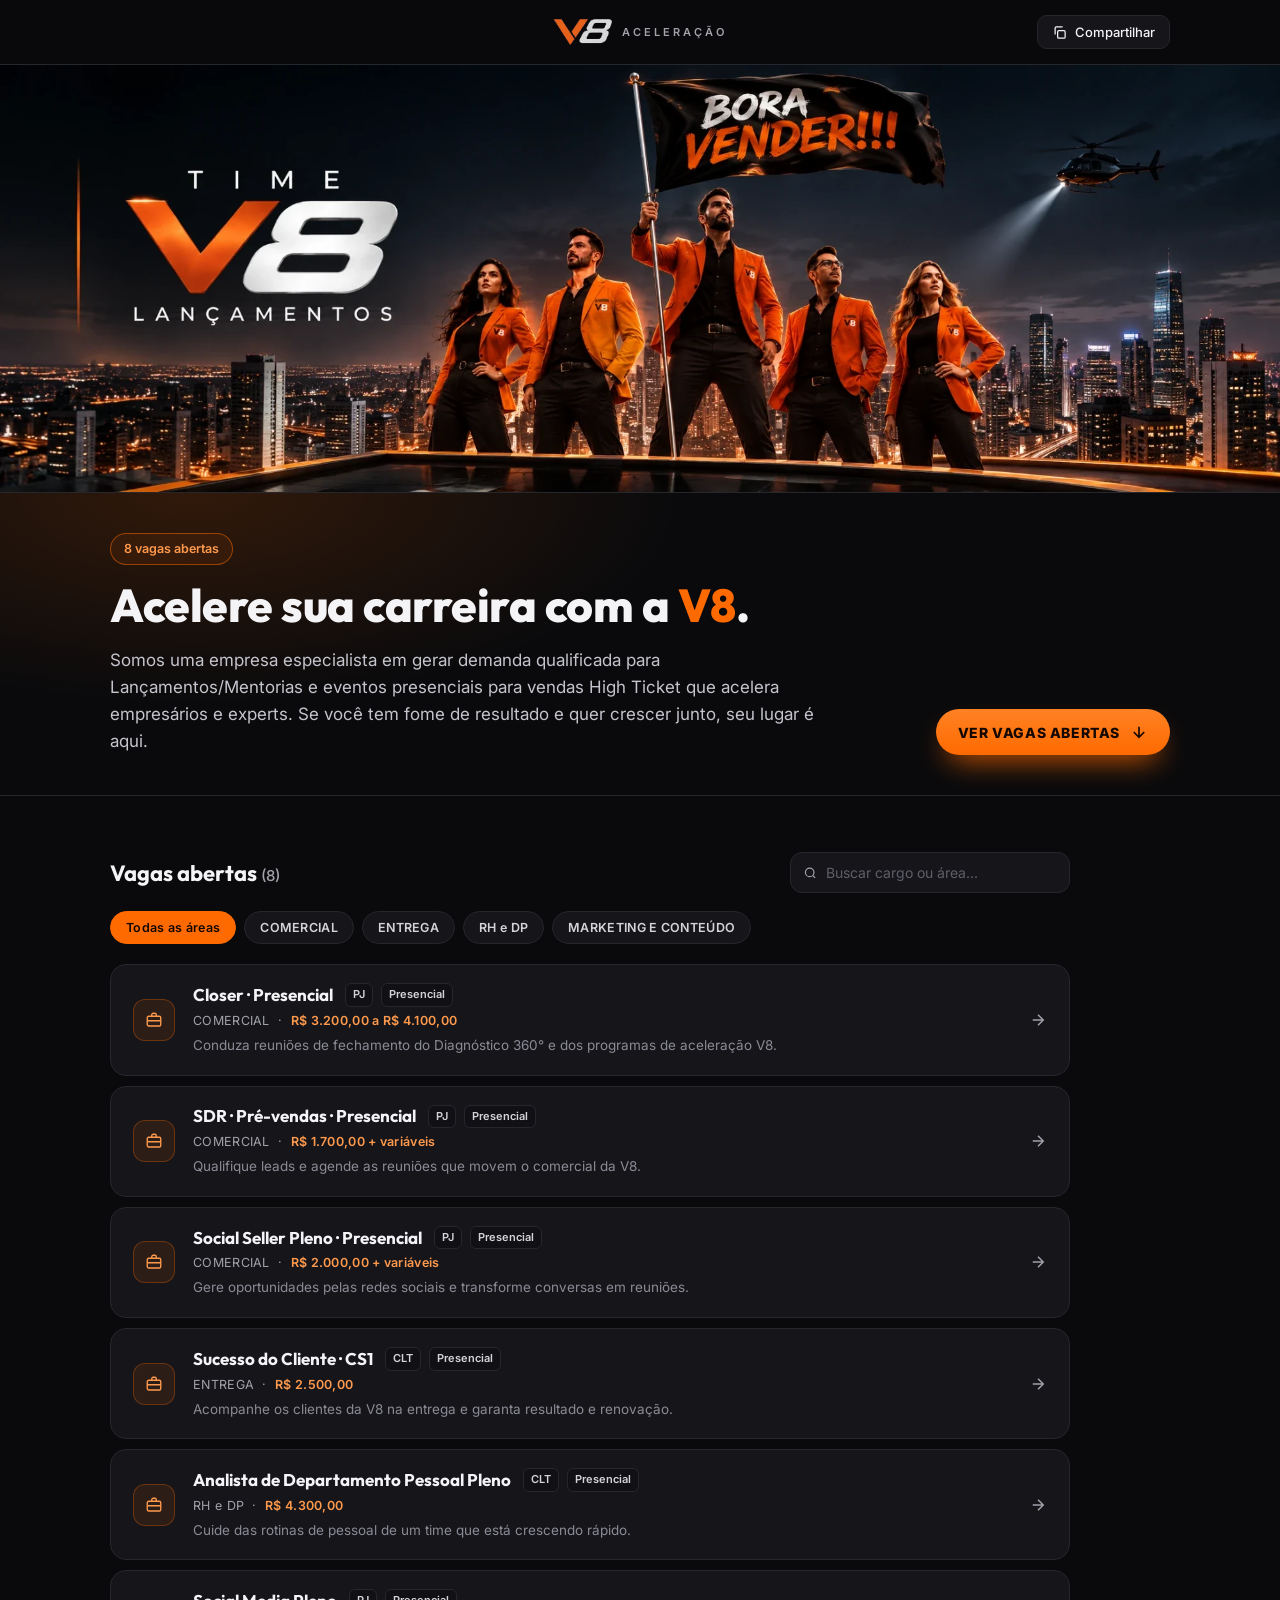
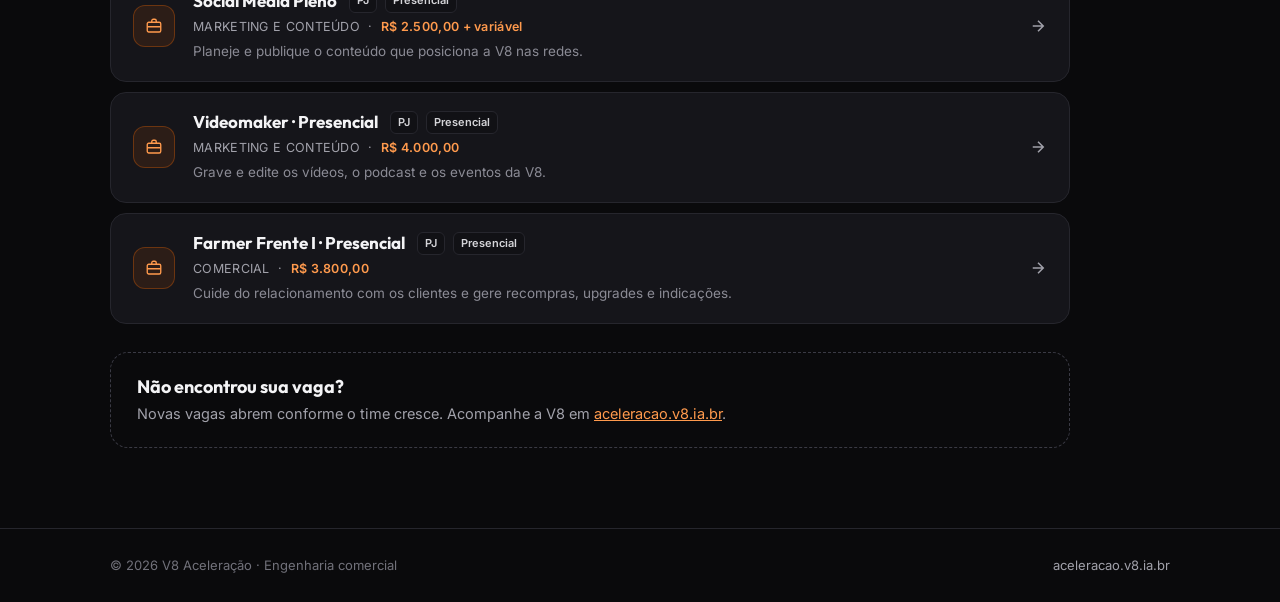
<file: index.html>
<!doctype html>
<html lang="pt-BR">
<head>
<meta charset="utf-8">
<meta name="viewport" content="width=device-width,initial-scale=1">
<title>Vagas · V8 Aceleração</title>
<meta name="description" content="Trabalhe na V8 Aceleração. Veja as vagas abertas e candidate-se.">
<meta property="og:type" content="website">
<meta property="og:title" content="Vagas · V8 Aceleração">
<meta property="og:description" content="Trabalhe na V8 Aceleração. Veja as vagas abertas e candidate-se.">
<meta property="og:url" content="https://vagas.v8.ia.br/">
<meta property="og:image" content="https://vagas.v8.ia.br/assets/time-v8-og.jpg">
<meta name="twitter:card" content="summary_large_image">
<link rel="canonical" href="https://vagas.v8.ia.br/">
<meta name="theme-color" content="#0a0a0c">
<link rel="icon" href="/assets/v8-logo.png">
<link rel="preconnect" href="https://fonts.googleapis.com"><link rel="preconnect" href="https://fonts.gstatic.com" crossorigin>
<link href="https://fonts.googleapis.com/css2?family=Outfit:wght@500;600;700;800&family=Inter:wght@400;500;600;700&display=swap" rel="stylesheet">
<link rel="stylesheet" href="/assets/vagas.css">
</head>
<body>
<header class="top"><div class="wrap">
  <a class="back" href="/" id="back"><svg width="16" height="16" viewBox="0 0 24 24" fill="none" stroke="currentColor" stroke-width="2"><path d="M19 12H5M12 19l-7-7 7-7"/></svg>Vagas</a>
  <a class="brand" href="https://aceleracao.v8.ia.br/"><img src="/assets/v8-logo.png" alt="V8"><span>ACELERAÇÃO</span></a>
  <button class="share" id="share" type="button"><svg width="15" height="15" viewBox="0 0 24 24" fill="none" stroke="currentColor" stroke-width="2"><rect x="9" y="9" width="12" height="12" rx="2"/><path d="M5 15V5a2 2 0 0 1 2-2h10"/></svg><span>Compartilhar</span></button>
</div></header>

<div id="app"></div>

<footer><div class="wrap"><span>© <span id="yr"></span> V8 Aceleração · Engenharia comercial</span><a href="https://aceleracao.v8.ia.br/">aceleracao.v8.ia.br</a></div></footer>

<div class="modal" id="lgpdModal" role="dialog" aria-modal="true"><div>
  <h3>Aviso de tratamento de dados</h3>
  <p>A V8 Aceleração usa os dados informados neste formulário (nome, e-mail, CPF, data de nascimento, celular, cidade, estado, experiência, habilidades e currículo) exclusivamente para avaliar sua candidatura e entrar em contato sobre o processo seletivo.</p>
  <p>Os dados ficam armazenados em ambiente seguro, com acesso restrito ao time responsável pela seleção, e não são compartilhados com terceiros.</p>
  <p>Você pode pedir acesso, correção ou exclusão dos seus dados a qualquer momento, nos termos da LGPD (Lei 13.709/2018).</p>
  <button type="button" id="lgpdClose">Entendi</button>
</div></div>
<div class="toast" id="toast"></div>

<script>window.VAGA_SLUG = null</script>
<script src="/assets/vagas-data.js"></script>
<script src="/assets/vagas.js"></script>
</body>
</html>
</file>
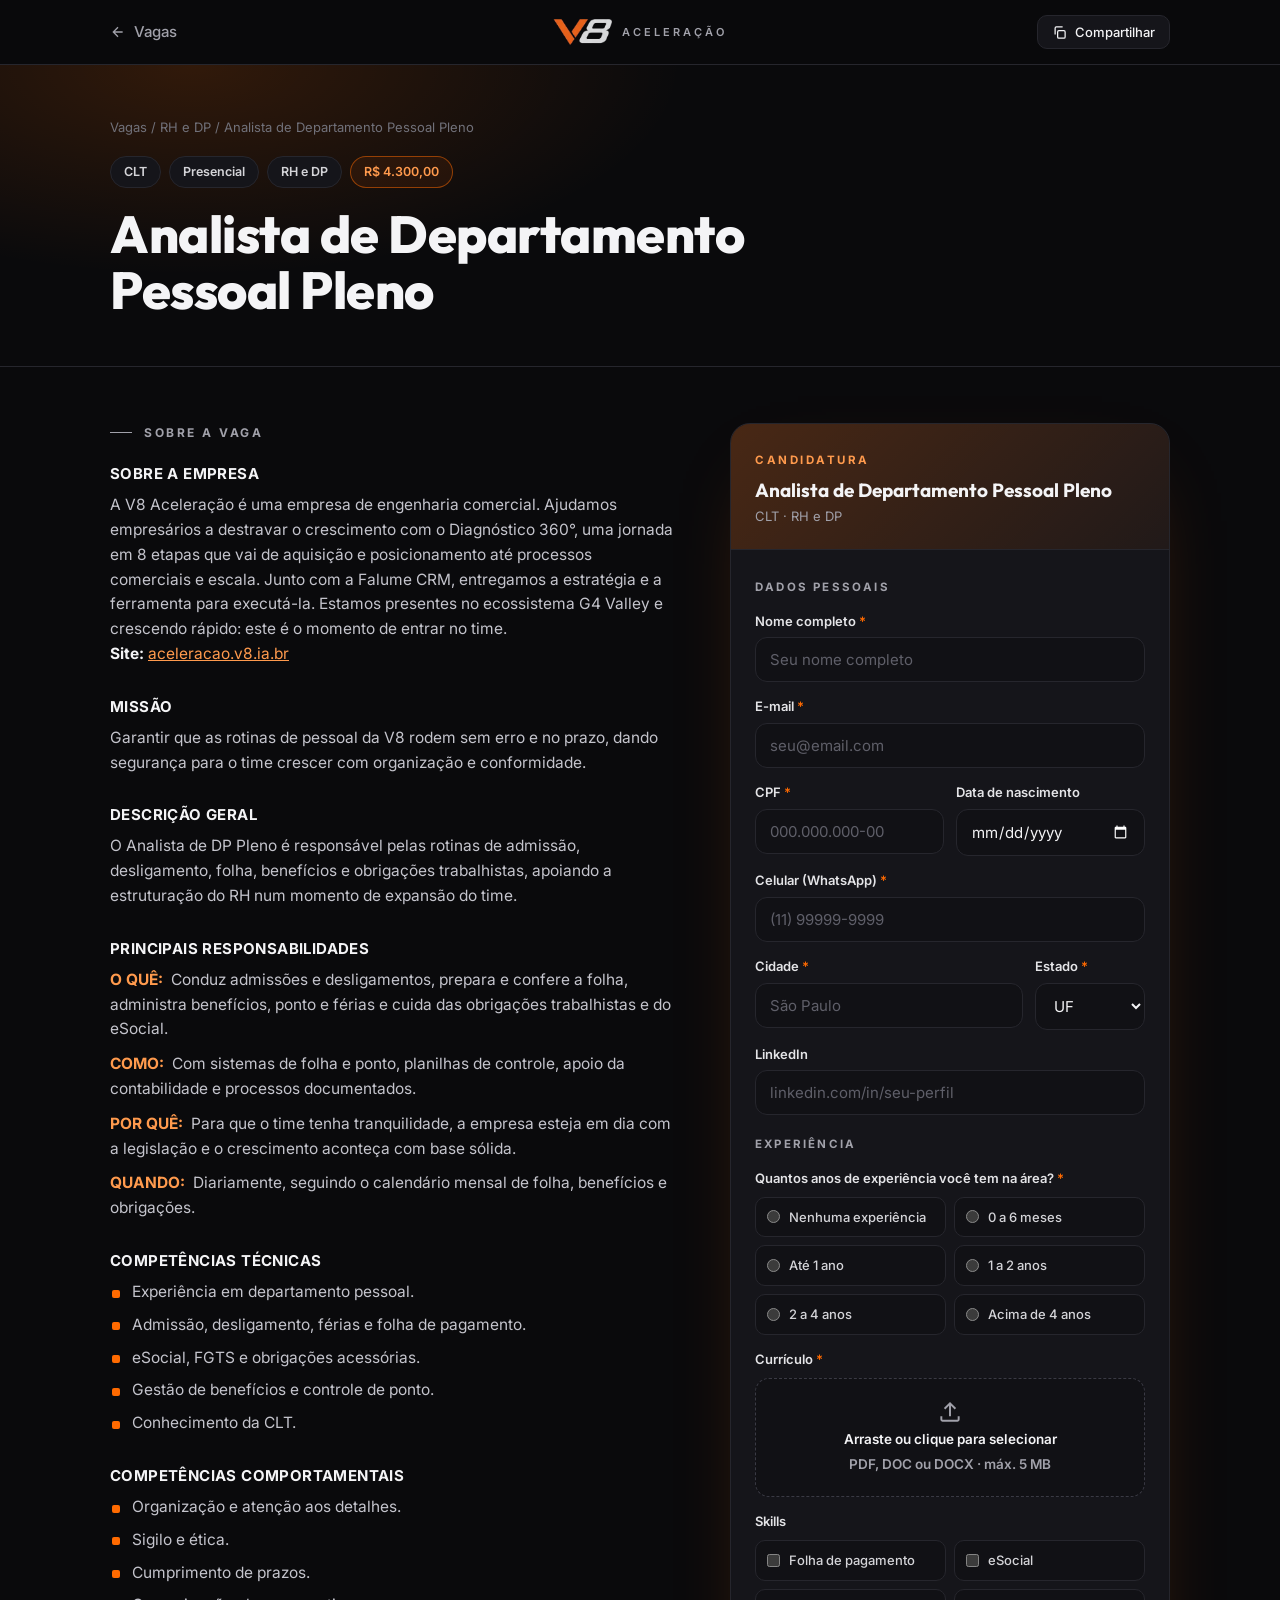
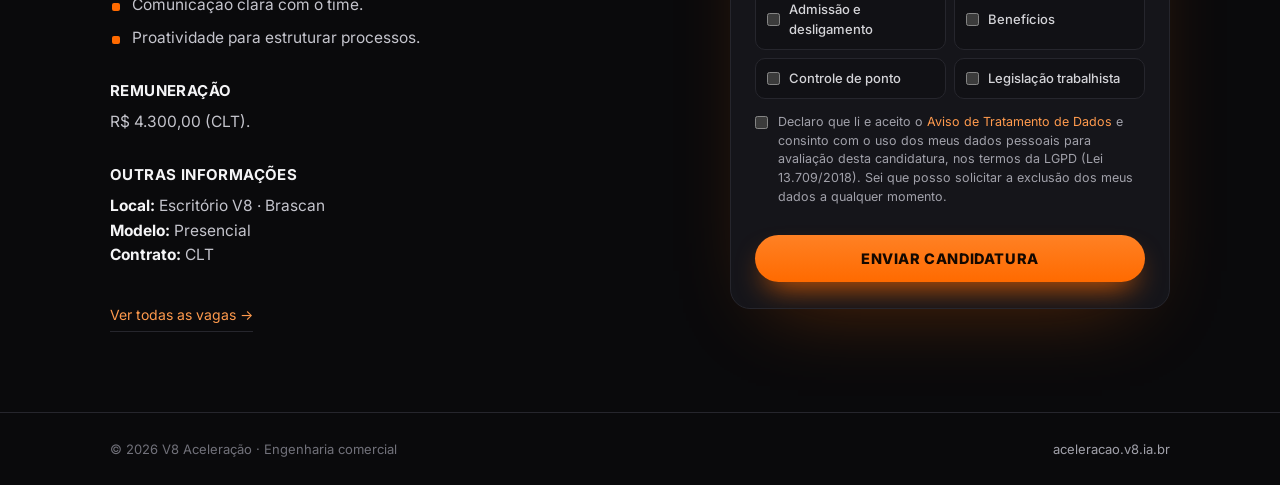
<file: analista-dp/index.html>
<!doctype html>
<html lang="pt-BR">
<head>
<meta charset="utf-8">
<meta name="viewport" content="width=device-width,initial-scale=1">
<title>Analista de Departamento Pessoal Pleno · Vagas V8</title>
<meta name="description" content="Cuide das rotinas de pessoal de um time que está crescendo rápido.">
<meta property="og:type" content="website">
<meta property="og:title" content="Analista de Departamento Pessoal Pleno · Vagas V8">
<meta property="og:description" content="Cuide das rotinas de pessoal de um time que está crescendo rápido.">
<meta property="og:url" content="https://vagas.v8.ia.br/analista-dp/">
<meta property="og:image" content="https://vagas.v8.ia.br/assets/time-v8-og.jpg">
<meta name="twitter:card" content="summary_large_image">
<link rel="canonical" href="https://vagas.v8.ia.br/analista-dp/">
<meta name="theme-color" content="#0a0a0c">
<link rel="icon" href="/assets/v8-logo.png">
<link rel="preconnect" href="https://fonts.googleapis.com"><link rel="preconnect" href="https://fonts.gstatic.com" crossorigin>
<link href="https://fonts.googleapis.com/css2?family=Outfit:wght@500;600;700;800&family=Inter:wght@400;500;600;700&display=swap" rel="stylesheet">
<link rel="stylesheet" href="/assets/vagas.css">
</head>
<body>
<header class="top"><div class="wrap">
  <a class="back" href="/" id="back"><svg width="16" height="16" viewBox="0 0 24 24" fill="none" stroke="currentColor" stroke-width="2"><path d="M19 12H5M12 19l-7-7 7-7"/></svg>Vagas</a>
  <a class="brand" href="https://aceleracao.v8.ia.br/"><img src="/assets/v8-logo.png" alt="V8"><span>ACELERAÇÃO</span></a>
  <button class="share" id="share" type="button"><svg width="15" height="15" viewBox="0 0 24 24" fill="none" stroke="currentColor" stroke-width="2"><rect x="9" y="9" width="12" height="12" rx="2"/><path d="M5 15V5a2 2 0 0 1 2-2h10"/></svg><span>Compartilhar</span></button>
</div></header>

<div id="app"></div>

<footer><div class="wrap"><span>© <span id="yr"></span> V8 Aceleração · Engenharia comercial</span><a href="https://aceleracao.v8.ia.br/">aceleracao.v8.ia.br</a></div></footer>

<div class="modal" id="lgpdModal" role="dialog" aria-modal="true"><div>
  <h3>Aviso de tratamento de dados</h3>
  <p>A V8 Aceleração usa os dados informados neste formulário (nome, e-mail, CPF, data de nascimento, celular, cidade, estado, experiência, habilidades e currículo) exclusivamente para avaliar sua candidatura e entrar em contato sobre o processo seletivo.</p>
  <p>Os dados ficam armazenados em ambiente seguro, com acesso restrito ao time responsável pela seleção, e não são compartilhados com terceiros.</p>
  <p>Você pode pedir acesso, correção ou exclusão dos seus dados a qualquer momento, nos termos da LGPD (Lei 13.709/2018).</p>
  <button type="button" id="lgpdClose">Entendi</button>
</div></div>
<div class="toast" id="toast"></div>

<script>window.VAGA_SLUG = "analista-dp"</script>
<script src="/assets/vagas-data.js"></script>
<script src="/assets/vagas.js"></script>
</body>
</html>
</file>
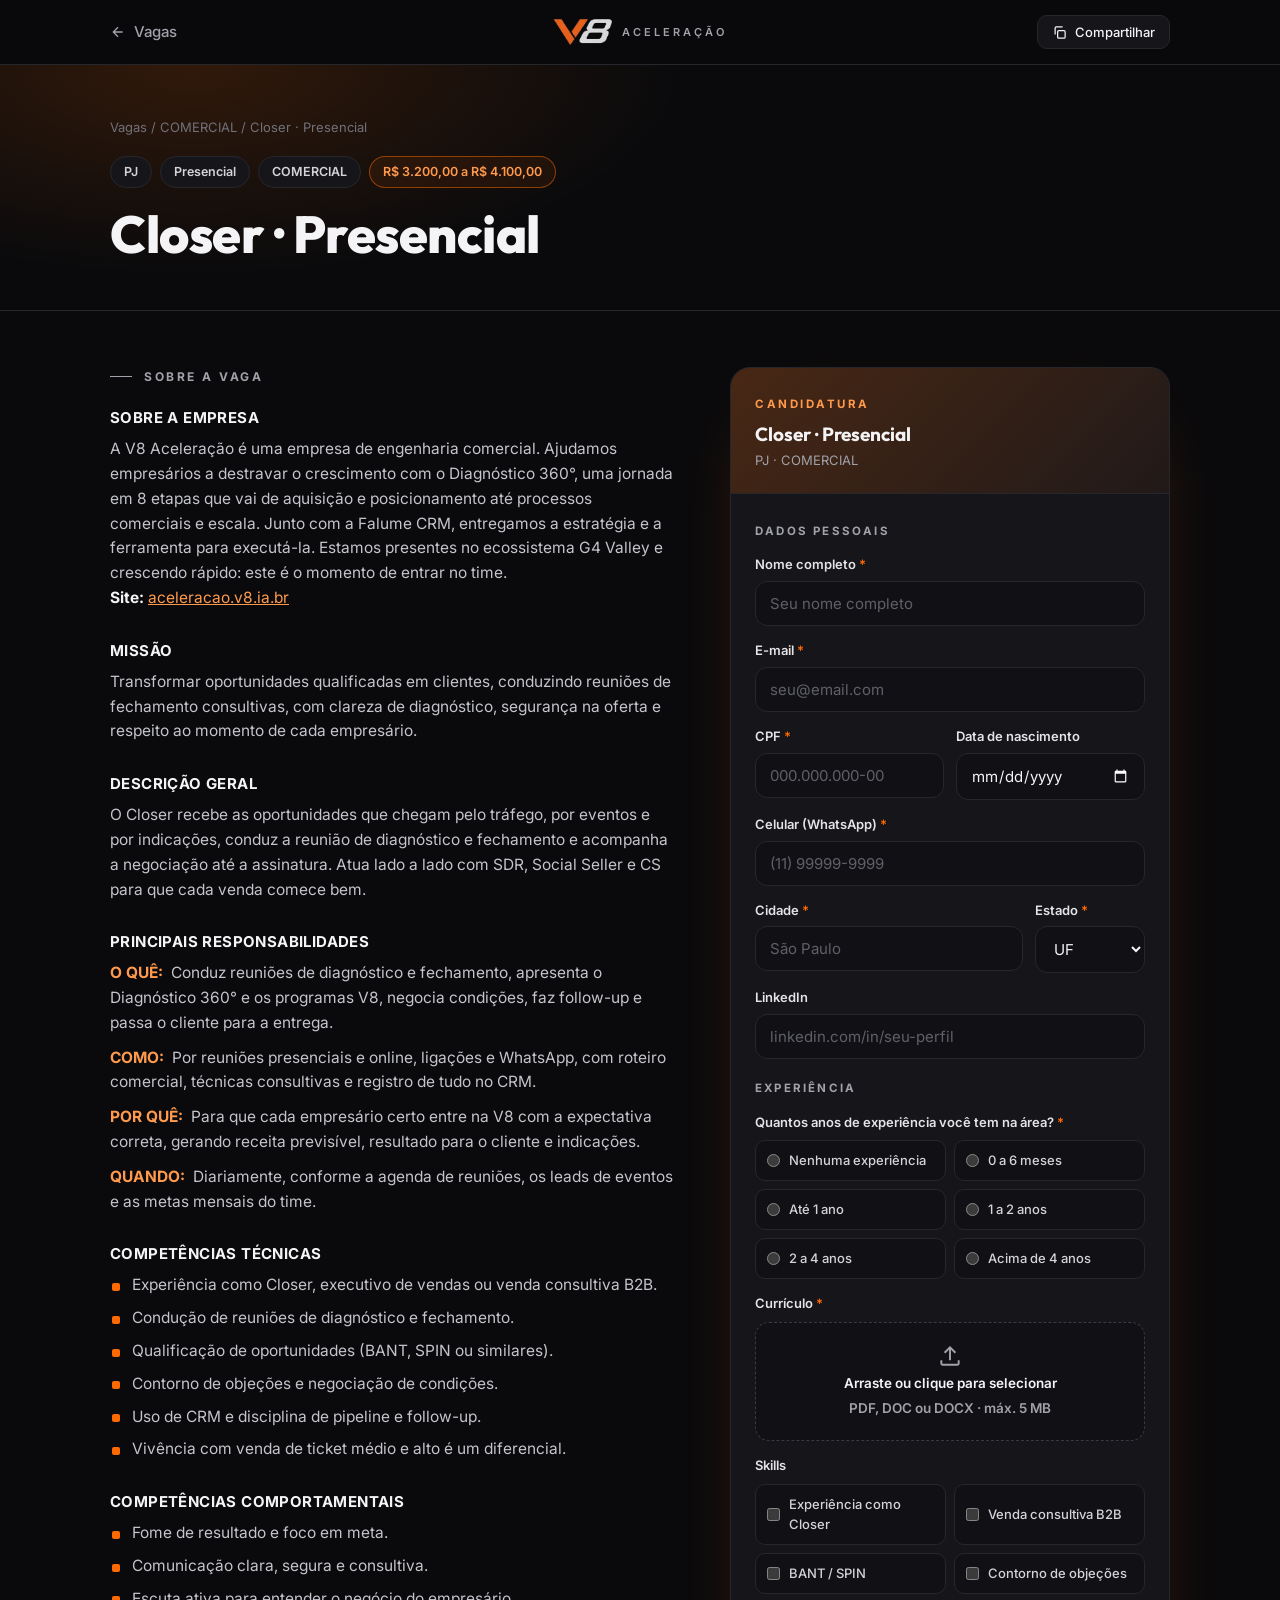
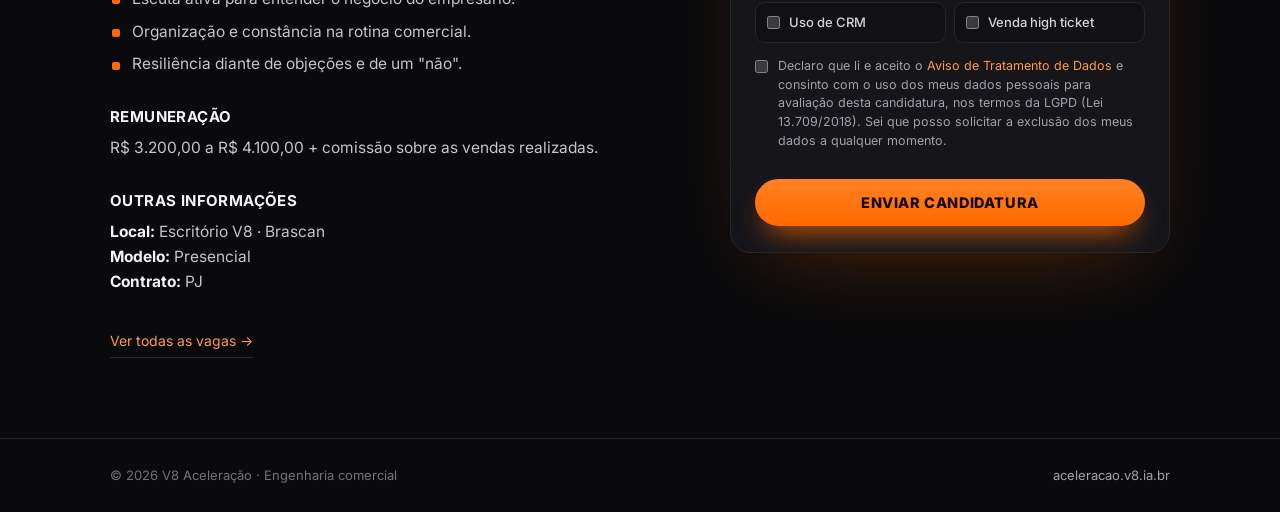
<file: closer/index.html>
<!doctype html>
<html lang="pt-BR">
<head>
<meta charset="utf-8">
<meta name="viewport" content="width=device-width,initial-scale=1">
<title>Closer · Presencial · Vagas V8</title>
<meta name="description" content="Conduza reuniões de fechamento do Diagnóstico 360° e dos programas de aceleração V8.">
<meta property="og:type" content="website">
<meta property="og:title" content="Closer · Presencial · Vagas V8">
<meta property="og:description" content="Conduza reuniões de fechamento do Diagnóstico 360° e dos programas de aceleração V8.">
<meta property="og:url" content="https://vagas.v8.ia.br/closer/">
<meta property="og:image" content="https://vagas.v8.ia.br/assets/time-v8-og.jpg">
<meta name="twitter:card" content="summary_large_image">
<link rel="canonical" href="https://vagas.v8.ia.br/closer/">
<meta name="theme-color" content="#0a0a0c">
<link rel="icon" href="/assets/v8-logo.png">
<link rel="preconnect" href="https://fonts.googleapis.com"><link rel="preconnect" href="https://fonts.gstatic.com" crossorigin>
<link href="https://fonts.googleapis.com/css2?family=Outfit:wght@500;600;700;800&family=Inter:wght@400;500;600;700&display=swap" rel="stylesheet">
<link rel="stylesheet" href="/assets/vagas.css">
</head>
<body>
<header class="top"><div class="wrap">
  <a class="back" href="/" id="back"><svg width="16" height="16" viewBox="0 0 24 24" fill="none" stroke="currentColor" stroke-width="2"><path d="M19 12H5M12 19l-7-7 7-7"/></svg>Vagas</a>
  <a class="brand" href="https://aceleracao.v8.ia.br/"><img src="/assets/v8-logo.png" alt="V8"><span>ACELERAÇÃO</span></a>
  <button class="share" id="share" type="button"><svg width="15" height="15" viewBox="0 0 24 24" fill="none" stroke="currentColor" stroke-width="2"><rect x="9" y="9" width="12" height="12" rx="2"/><path d="M5 15V5a2 2 0 0 1 2-2h10"/></svg><span>Compartilhar</span></button>
</div></header>

<div id="app"></div>

<footer><div class="wrap"><span>© <span id="yr"></span> V8 Aceleração · Engenharia comercial</span><a href="https://aceleracao.v8.ia.br/">aceleracao.v8.ia.br</a></div></footer>

<div class="modal" id="lgpdModal" role="dialog" aria-modal="true"><div>
  <h3>Aviso de tratamento de dados</h3>
  <p>A V8 Aceleração usa os dados informados neste formulário (nome, e-mail, CPF, data de nascimento, celular, cidade, estado, experiência, habilidades e currículo) exclusivamente para avaliar sua candidatura e entrar em contato sobre o processo seletivo.</p>
  <p>Os dados ficam armazenados em ambiente seguro, com acesso restrito ao time responsável pela seleção, e não são compartilhados com terceiros.</p>
  <p>Você pode pedir acesso, correção ou exclusão dos seus dados a qualquer momento, nos termos da LGPD (Lei 13.709/2018).</p>
  <button type="button" id="lgpdClose">Entendi</button>
</div></div>
<div class="toast" id="toast"></div>

<script>window.VAGA_SLUG = "closer"</script>
<script src="/assets/vagas-data.js"></script>
<script src="/assets/vagas.js"></script>
</body>
</html>
</file>
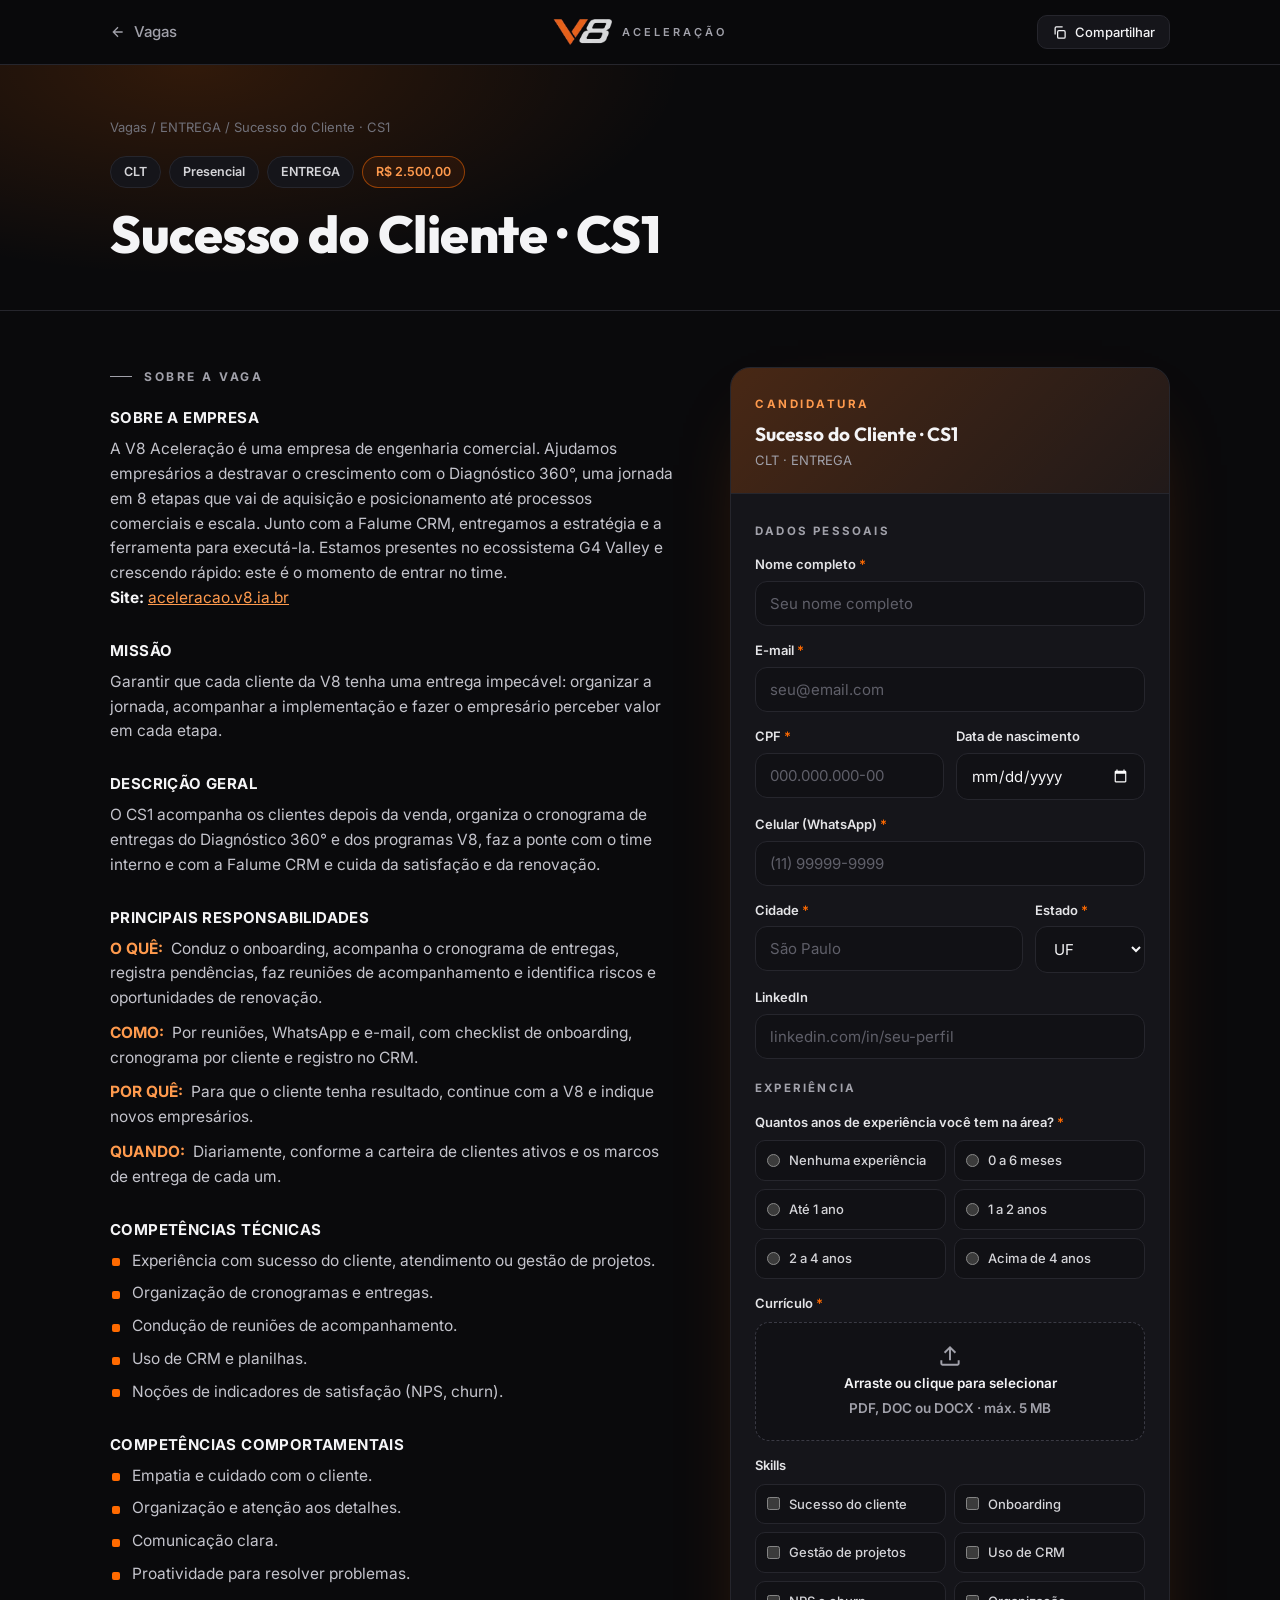
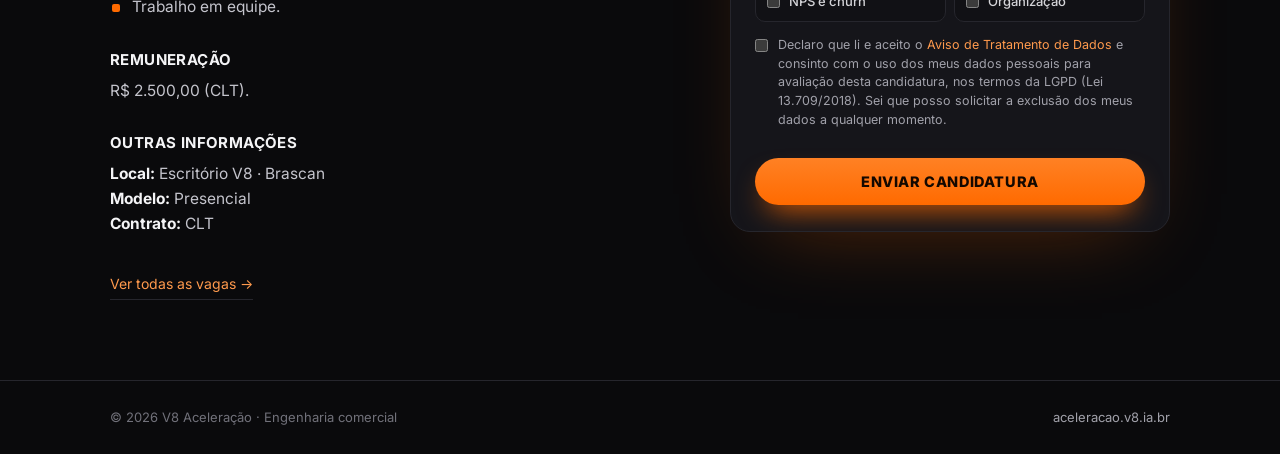
<file: cs/index.html>
<!doctype html>
<html lang="pt-BR">
<head>
<meta charset="utf-8">
<meta name="viewport" content="width=device-width,initial-scale=1">
<title>Sucesso do Cliente · CS1 · Vagas V8</title>
<meta name="description" content="Acompanhe os clientes da V8 na entrega e garanta resultado e renovação.">
<meta property="og:type" content="website">
<meta property="og:title" content="Sucesso do Cliente · CS1 · Vagas V8">
<meta property="og:description" content="Acompanhe os clientes da V8 na entrega e garanta resultado e renovação.">
<meta property="og:url" content="https://vagas.v8.ia.br/cs/">
<meta property="og:image" content="https://vagas.v8.ia.br/assets/time-v8-og.jpg">
<meta name="twitter:card" content="summary_large_image">
<link rel="canonical" href="https://vagas.v8.ia.br/cs/">
<meta name="theme-color" content="#0a0a0c">
<link rel="icon" href="/assets/v8-logo.png">
<link rel="preconnect" href="https://fonts.googleapis.com"><link rel="preconnect" href="https://fonts.gstatic.com" crossorigin>
<link href="https://fonts.googleapis.com/css2?family=Outfit:wght@500;600;700;800&family=Inter:wght@400;500;600;700&display=swap" rel="stylesheet">
<link rel="stylesheet" href="/assets/vagas.css">
</head>
<body>
<header class="top"><div class="wrap">
  <a class="back" href="/" id="back"><svg width="16" height="16" viewBox="0 0 24 24" fill="none" stroke="currentColor" stroke-width="2"><path d="M19 12H5M12 19l-7-7 7-7"/></svg>Vagas</a>
  <a class="brand" href="https://aceleracao.v8.ia.br/"><img src="/assets/v8-logo.png" alt="V8"><span>ACELERAÇÃO</span></a>
  <button class="share" id="share" type="button"><svg width="15" height="15" viewBox="0 0 24 24" fill="none" stroke="currentColor" stroke-width="2"><rect x="9" y="9" width="12" height="12" rx="2"/><path d="M5 15V5a2 2 0 0 1 2-2h10"/></svg><span>Compartilhar</span></button>
</div></header>

<div id="app"></div>

<footer><div class="wrap"><span>© <span id="yr"></span> V8 Aceleração · Engenharia comercial</span><a href="https://aceleracao.v8.ia.br/">aceleracao.v8.ia.br</a></div></footer>

<div class="modal" id="lgpdModal" role="dialog" aria-modal="true"><div>
  <h3>Aviso de tratamento de dados</h3>
  <p>A V8 Aceleração usa os dados informados neste formulário (nome, e-mail, CPF, data de nascimento, celular, cidade, estado, experiência, habilidades e currículo) exclusivamente para avaliar sua candidatura e entrar em contato sobre o processo seletivo.</p>
  <p>Os dados ficam armazenados em ambiente seguro, com acesso restrito ao time responsável pela seleção, e não são compartilhados com terceiros.</p>
  <p>Você pode pedir acesso, correção ou exclusão dos seus dados a qualquer momento, nos termos da LGPD (Lei 13.709/2018).</p>
  <button type="button" id="lgpdClose">Entendi</button>
</div></div>
<div class="toast" id="toast"></div>

<script>window.VAGA_SLUG = "cs"</script>
<script src="/assets/vagas-data.js"></script>
<script src="/assets/vagas.js"></script>
</body>
</html>
</file>
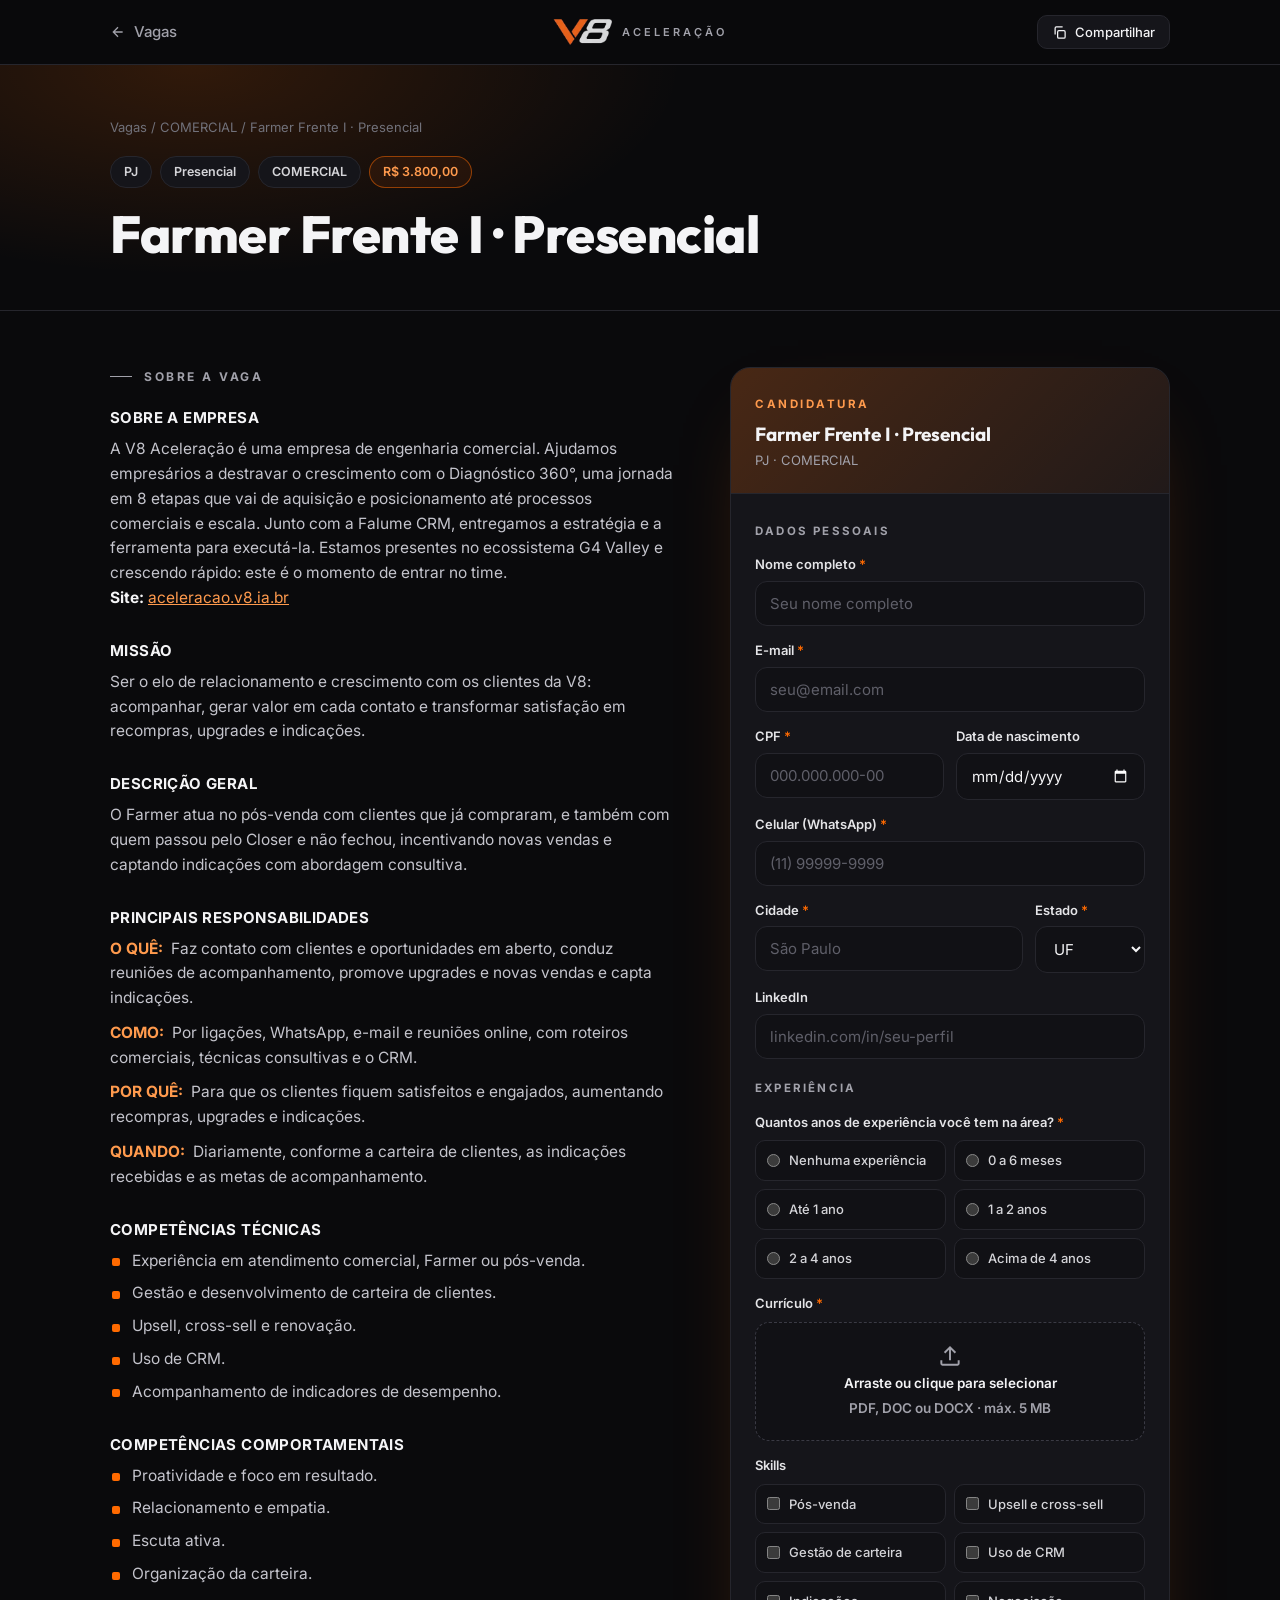
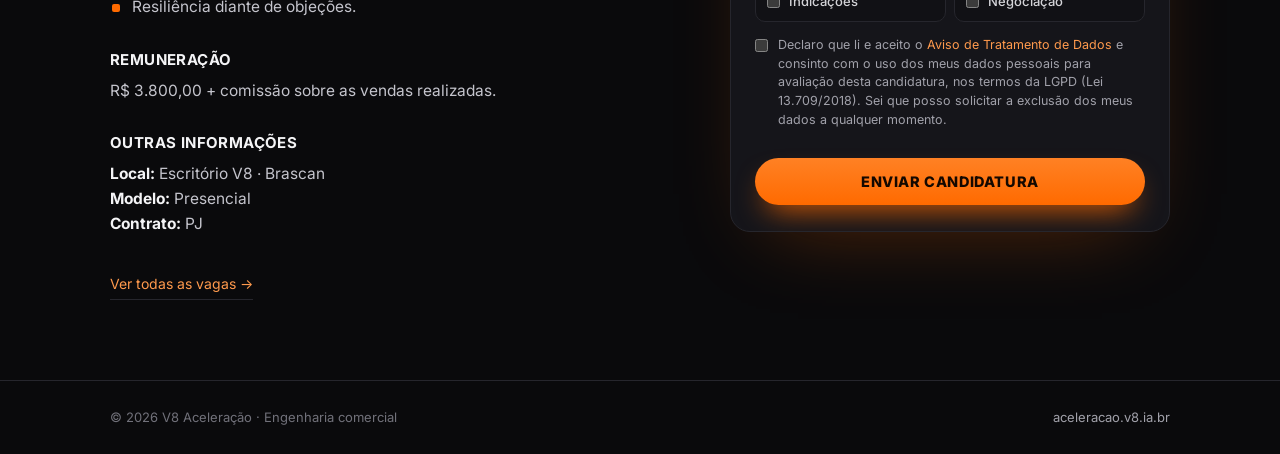
<file: farmer/index.html>
<!doctype html>
<html lang="pt-BR">
<head>
<meta charset="utf-8">
<meta name="viewport" content="width=device-width,initial-scale=1">
<title>Farmer Frente I · Presencial · Vagas V8</title>
<meta name="description" content="Cuide do relacionamento com os clientes e gere recompras, upgrades e indicações.">
<meta property="og:type" content="website">
<meta property="og:title" content="Farmer Frente I · Presencial · Vagas V8">
<meta property="og:description" content="Cuide do relacionamento com os clientes e gere recompras, upgrades e indicações.">
<meta property="og:url" content="https://vagas.v8.ia.br/farmer/">
<meta property="og:image" content="https://vagas.v8.ia.br/assets/time-v8-og.jpg">
<meta name="twitter:card" content="summary_large_image">
<link rel="canonical" href="https://vagas.v8.ia.br/farmer/">
<meta name="theme-color" content="#0a0a0c">
<link rel="icon" href="/assets/v8-logo.png">
<link rel="preconnect" href="https://fonts.googleapis.com"><link rel="preconnect" href="https://fonts.gstatic.com" crossorigin>
<link href="https://fonts.googleapis.com/css2?family=Outfit:wght@500;600;700;800&family=Inter:wght@400;500;600;700&display=swap" rel="stylesheet">
<link rel="stylesheet" href="/assets/vagas.css">
</head>
<body>
<header class="top"><div class="wrap">
  <a class="back" href="/" id="back"><svg width="16" height="16" viewBox="0 0 24 24" fill="none" stroke="currentColor" stroke-width="2"><path d="M19 12H5M12 19l-7-7 7-7"/></svg>Vagas</a>
  <a class="brand" href="https://aceleracao.v8.ia.br/"><img src="/assets/v8-logo.png" alt="V8"><span>ACELERAÇÃO</span></a>
  <button class="share" id="share" type="button"><svg width="15" height="15" viewBox="0 0 24 24" fill="none" stroke="currentColor" stroke-width="2"><rect x="9" y="9" width="12" height="12" rx="2"/><path d="M5 15V5a2 2 0 0 1 2-2h10"/></svg><span>Compartilhar</span></button>
</div></header>

<div id="app"></div>

<footer><div class="wrap"><span>© <span id="yr"></span> V8 Aceleração · Engenharia comercial</span><a href="https://aceleracao.v8.ia.br/">aceleracao.v8.ia.br</a></div></footer>

<div class="modal" id="lgpdModal" role="dialog" aria-modal="true"><div>
  <h3>Aviso de tratamento de dados</h3>
  <p>A V8 Aceleração usa os dados informados neste formulário (nome, e-mail, CPF, data de nascimento, celular, cidade, estado, experiência, habilidades e currículo) exclusivamente para avaliar sua candidatura e entrar em contato sobre o processo seletivo.</p>
  <p>Os dados ficam armazenados em ambiente seguro, com acesso restrito ao time responsável pela seleção, e não são compartilhados com terceiros.</p>
  <p>Você pode pedir acesso, correção ou exclusão dos seus dados a qualquer momento, nos termos da LGPD (Lei 13.709/2018).</p>
  <button type="button" id="lgpdClose">Entendi</button>
</div></div>
<div class="toast" id="toast"></div>

<script>window.VAGA_SLUG = "farmer"</script>
<script src="/assets/vagas-data.js"></script>
<script src="/assets/vagas.js"></script>
</body>
</html>
</file>
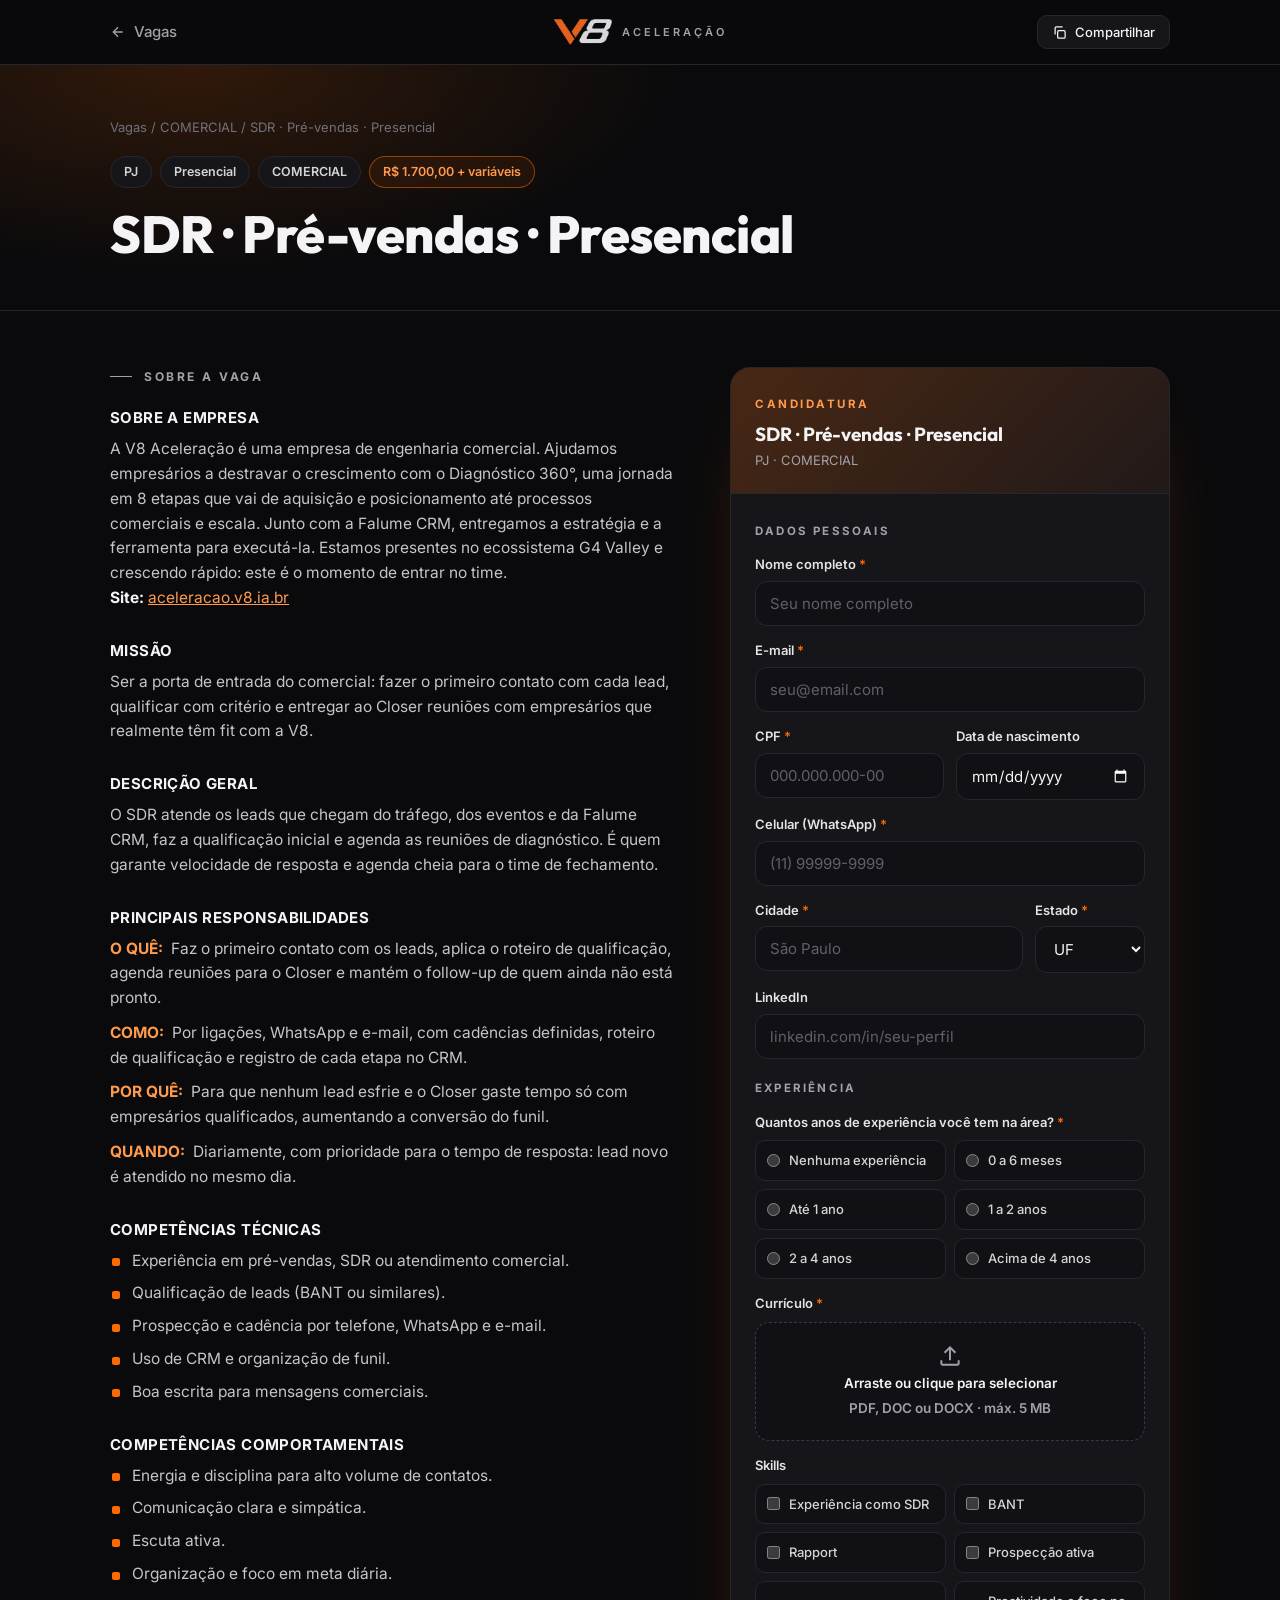
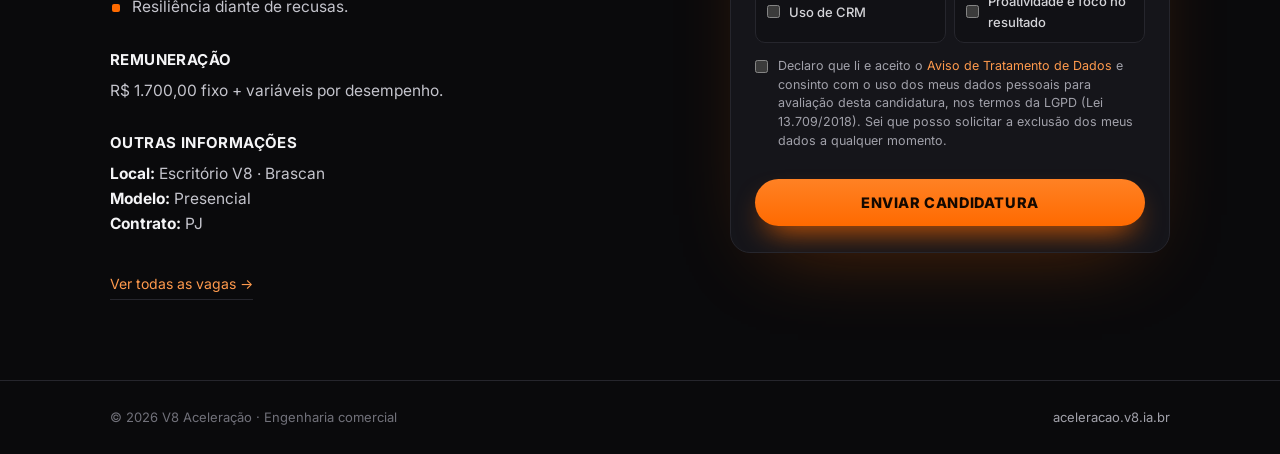
<file: sdr/index.html>
<!doctype html>
<html lang="pt-BR">
<head>
<meta charset="utf-8">
<meta name="viewport" content="width=device-width,initial-scale=1">
<title>SDR · Pré-vendas · Presencial · Vagas V8</title>
<meta name="description" content="Qualifique leads e agende as reuniões que movem o comercial da V8.">
<meta property="og:type" content="website">
<meta property="og:title" content="SDR · Pré-vendas · Presencial · Vagas V8">
<meta property="og:description" content="Qualifique leads e agende as reuniões que movem o comercial da V8.">
<meta property="og:url" content="https://vagas.v8.ia.br/sdr/">
<meta property="og:image" content="https://vagas.v8.ia.br/assets/time-v8-og.jpg">
<meta name="twitter:card" content="summary_large_image">
<link rel="canonical" href="https://vagas.v8.ia.br/sdr/">
<meta name="theme-color" content="#0a0a0c">
<link rel="icon" href="/assets/v8-logo.png">
<link rel="preconnect" href="https://fonts.googleapis.com"><link rel="preconnect" href="https://fonts.gstatic.com" crossorigin>
<link href="https://fonts.googleapis.com/css2?family=Outfit:wght@500;600;700;800&family=Inter:wght@400;500;600;700&display=swap" rel="stylesheet">
<link rel="stylesheet" href="/assets/vagas.css">
</head>
<body>
<header class="top"><div class="wrap">
  <a class="back" href="/" id="back"><svg width="16" height="16" viewBox="0 0 24 24" fill="none" stroke="currentColor" stroke-width="2"><path d="M19 12H5M12 19l-7-7 7-7"/></svg>Vagas</a>
  <a class="brand" href="https://aceleracao.v8.ia.br/"><img src="/assets/v8-logo.png" alt="V8"><span>ACELERAÇÃO</span></a>
  <button class="share" id="share" type="button"><svg width="15" height="15" viewBox="0 0 24 24" fill="none" stroke="currentColor" stroke-width="2"><rect x="9" y="9" width="12" height="12" rx="2"/><path d="M5 15V5a2 2 0 0 1 2-2h10"/></svg><span>Compartilhar</span></button>
</div></header>

<div id="app"></div>

<footer><div class="wrap"><span>© <span id="yr"></span> V8 Aceleração · Engenharia comercial</span><a href="https://aceleracao.v8.ia.br/">aceleracao.v8.ia.br</a></div></footer>

<div class="modal" id="lgpdModal" role="dialog" aria-modal="true"><div>
  <h3>Aviso de tratamento de dados</h3>
  <p>A V8 Aceleração usa os dados informados neste formulário (nome, e-mail, CPF, data de nascimento, celular, cidade, estado, experiência, habilidades e currículo) exclusivamente para avaliar sua candidatura e entrar em contato sobre o processo seletivo.</p>
  <p>Os dados ficam armazenados em ambiente seguro, com acesso restrito ao time responsável pela seleção, e não são compartilhados com terceiros.</p>
  <p>Você pode pedir acesso, correção ou exclusão dos seus dados a qualquer momento, nos termos da LGPD (Lei 13.709/2018).</p>
  <button type="button" id="lgpdClose">Entendi</button>
</div></div>
<div class="toast" id="toast"></div>

<script>window.VAGA_SLUG = "sdr"</script>
<script src="/assets/vagas-data.js"></script>
<script src="/assets/vagas.js"></script>
</body>
</html>
</file>
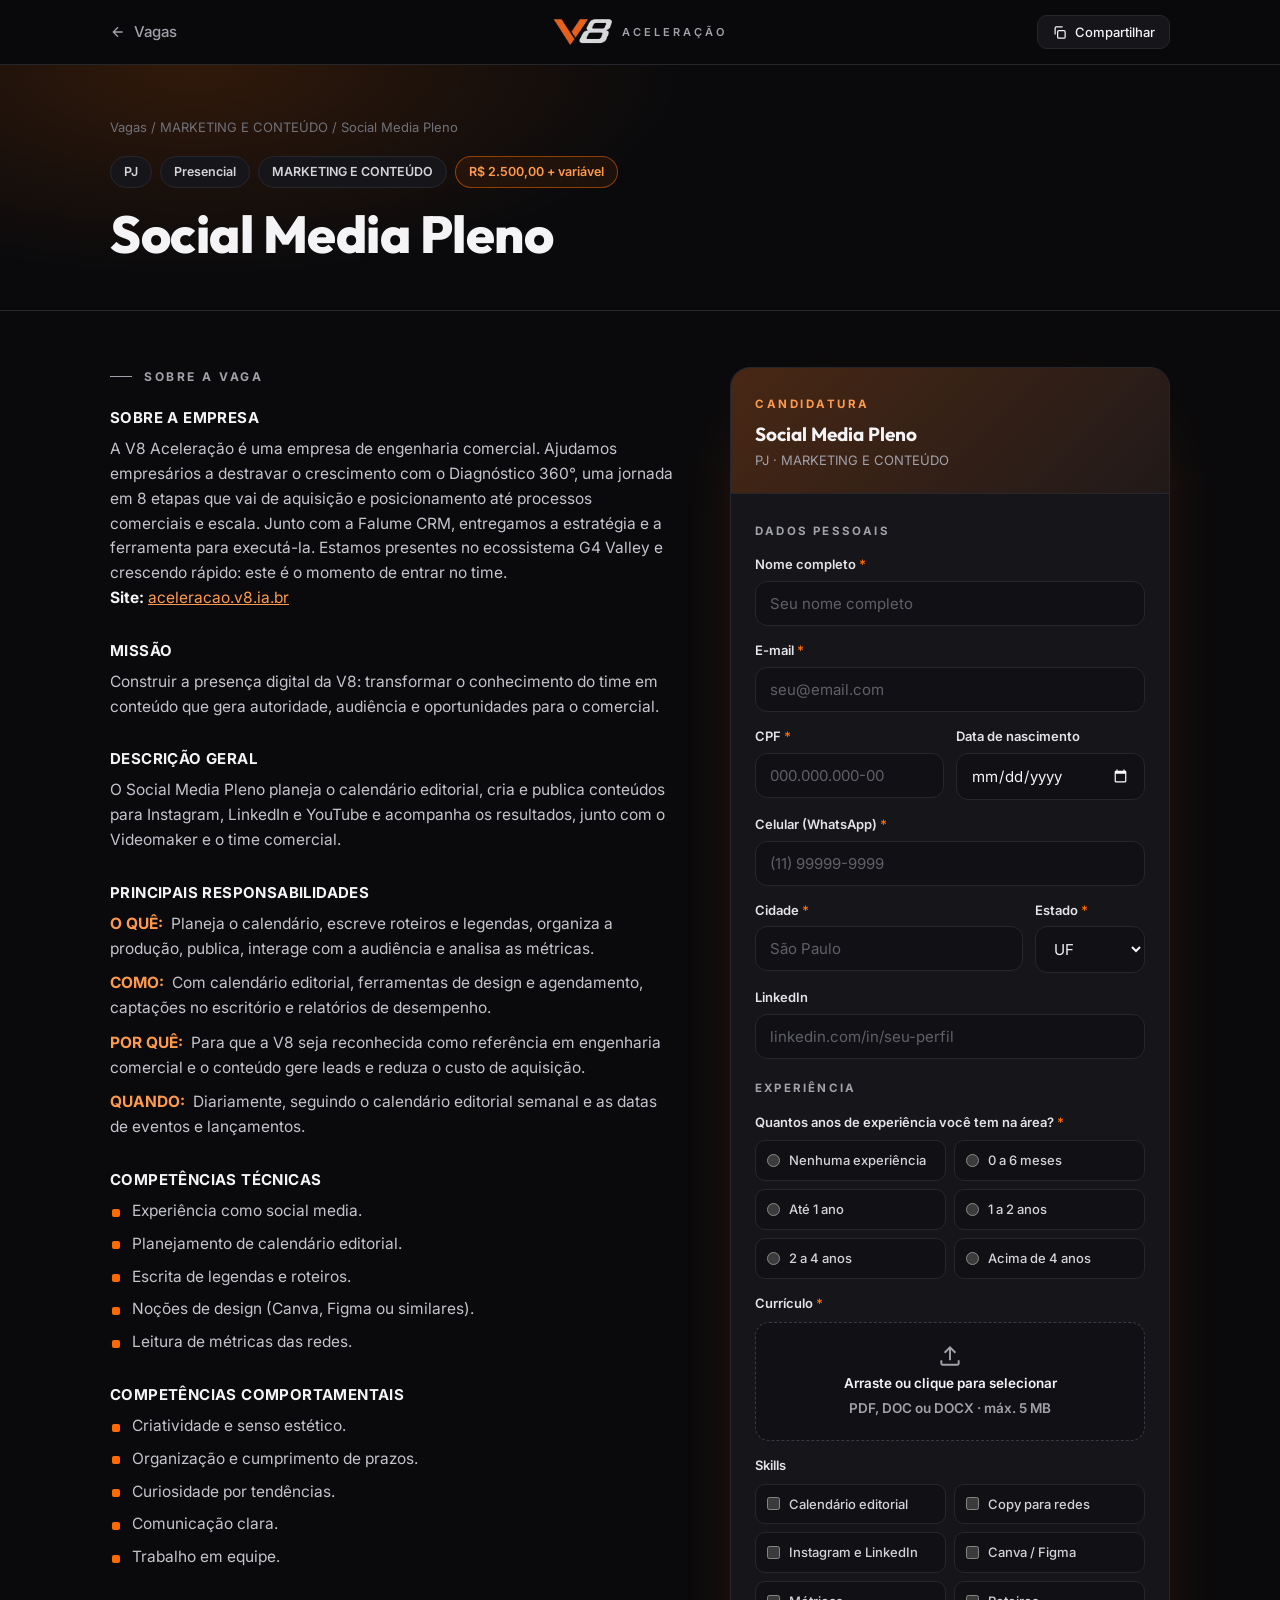
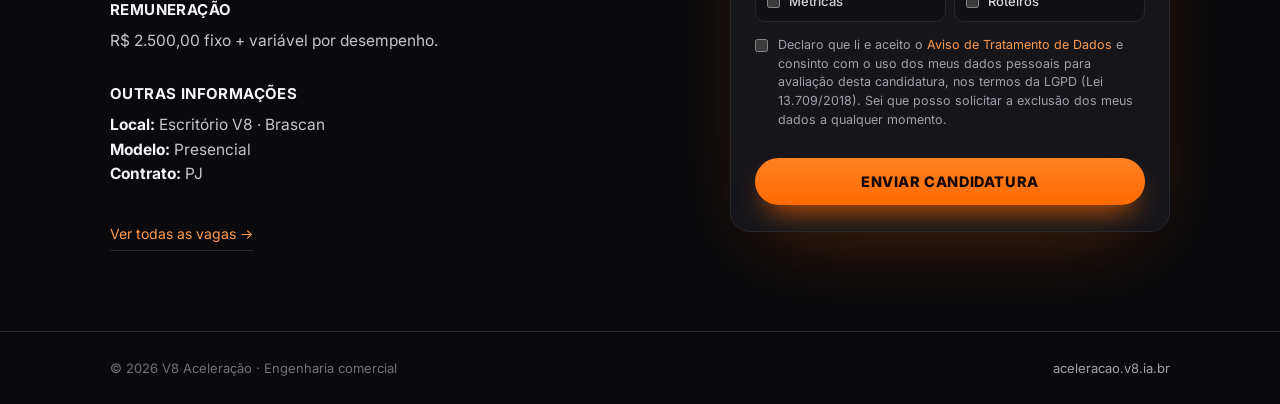
<file: social-media/index.html>
<!doctype html>
<html lang="pt-BR">
<head>
<meta charset="utf-8">
<meta name="viewport" content="width=device-width,initial-scale=1">
<title>Social Media Pleno · Vagas V8</title>
<meta name="description" content="Planeje e publique o conteúdo que posiciona a V8 nas redes.">
<meta property="og:type" content="website">
<meta property="og:title" content="Social Media Pleno · Vagas V8">
<meta property="og:description" content="Planeje e publique o conteúdo que posiciona a V8 nas redes.">
<meta property="og:url" content="https://vagas.v8.ia.br/social-media/">
<meta property="og:image" content="https://vagas.v8.ia.br/assets/time-v8-og.jpg">
<meta name="twitter:card" content="summary_large_image">
<link rel="canonical" href="https://vagas.v8.ia.br/social-media/">
<meta name="theme-color" content="#0a0a0c">
<link rel="icon" href="/assets/v8-logo.png">
<link rel="preconnect" href="https://fonts.googleapis.com"><link rel="preconnect" href="https://fonts.gstatic.com" crossorigin>
<link href="https://fonts.googleapis.com/css2?family=Outfit:wght@500;600;700;800&family=Inter:wght@400;500;600;700&display=swap" rel="stylesheet">
<link rel="stylesheet" href="/assets/vagas.css">
</head>
<body>
<header class="top"><div class="wrap">
  <a class="back" href="/" id="back"><svg width="16" height="16" viewBox="0 0 24 24" fill="none" stroke="currentColor" stroke-width="2"><path d="M19 12H5M12 19l-7-7 7-7"/></svg>Vagas</a>
  <a class="brand" href="https://aceleracao.v8.ia.br/"><img src="/assets/v8-logo.png" alt="V8"><span>ACELERAÇÃO</span></a>
  <button class="share" id="share" type="button"><svg width="15" height="15" viewBox="0 0 24 24" fill="none" stroke="currentColor" stroke-width="2"><rect x="9" y="9" width="12" height="12" rx="2"/><path d="M5 15V5a2 2 0 0 1 2-2h10"/></svg><span>Compartilhar</span></button>
</div></header>

<div id="app"></div>

<footer><div class="wrap"><span>© <span id="yr"></span> V8 Aceleração · Engenharia comercial</span><a href="https://aceleracao.v8.ia.br/">aceleracao.v8.ia.br</a></div></footer>

<div class="modal" id="lgpdModal" role="dialog" aria-modal="true"><div>
  <h3>Aviso de tratamento de dados</h3>
  <p>A V8 Aceleração usa os dados informados neste formulário (nome, e-mail, CPF, data de nascimento, celular, cidade, estado, experiência, habilidades e currículo) exclusivamente para avaliar sua candidatura e entrar em contato sobre o processo seletivo.</p>
  <p>Os dados ficam armazenados em ambiente seguro, com acesso restrito ao time responsável pela seleção, e não são compartilhados com terceiros.</p>
  <p>Você pode pedir acesso, correção ou exclusão dos seus dados a qualquer momento, nos termos da LGPD (Lei 13.709/2018).</p>
  <button type="button" id="lgpdClose">Entendi</button>
</div></div>
<div class="toast" id="toast"></div>

<script>window.VAGA_SLUG = "social-media"</script>
<script src="/assets/vagas-data.js"></script>
<script src="/assets/vagas.js"></script>
</body>
</html>
</file>
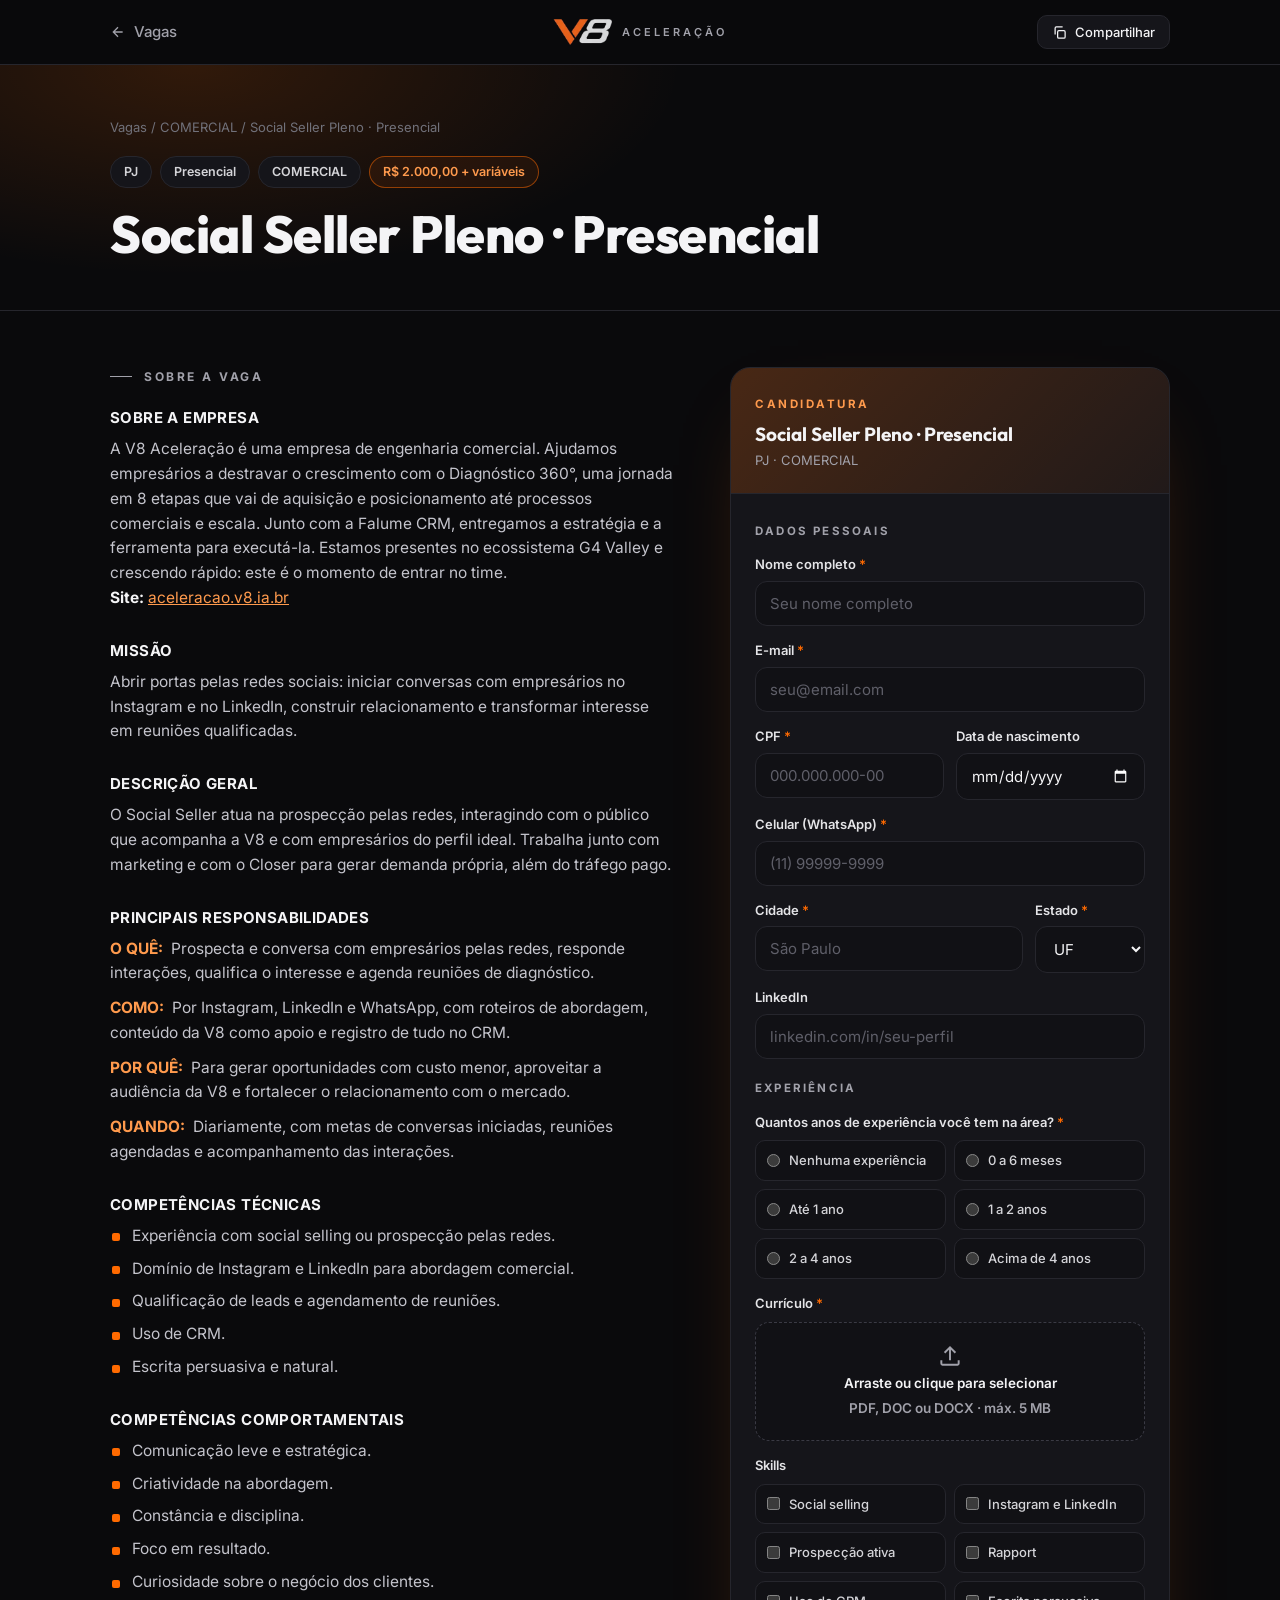
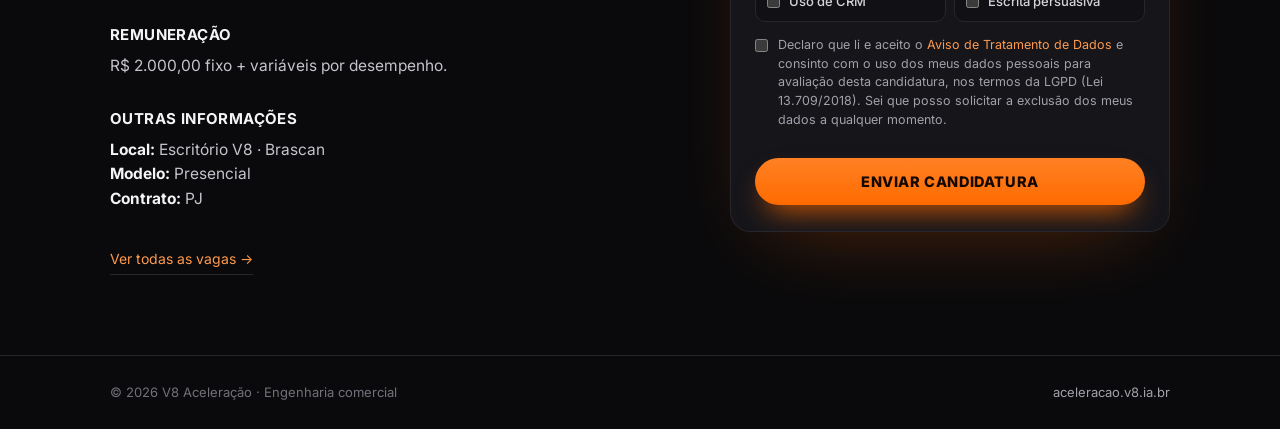
<file: social-seller/index.html>
<!doctype html>
<html lang="pt-BR">
<head>
<meta charset="utf-8">
<meta name="viewport" content="width=device-width,initial-scale=1">
<title>Social Seller Pleno · Presencial · Vagas V8</title>
<meta name="description" content="Gere oportunidades pelas redes sociais e transforme conversas em reuniões.">
<meta property="og:type" content="website">
<meta property="og:title" content="Social Seller Pleno · Presencial · Vagas V8">
<meta property="og:description" content="Gere oportunidades pelas redes sociais e transforme conversas em reuniões.">
<meta property="og:url" content="https://vagas.v8.ia.br/social-seller/">
<meta property="og:image" content="https://vagas.v8.ia.br/assets/time-v8-og.jpg">
<meta name="twitter:card" content="summary_large_image">
<link rel="canonical" href="https://vagas.v8.ia.br/social-seller/">
<meta name="theme-color" content="#0a0a0c">
<link rel="icon" href="/assets/v8-logo.png">
<link rel="preconnect" href="https://fonts.googleapis.com"><link rel="preconnect" href="https://fonts.gstatic.com" crossorigin>
<link href="https://fonts.googleapis.com/css2?family=Outfit:wght@500;600;700;800&family=Inter:wght@400;500;600;700&display=swap" rel="stylesheet">
<link rel="stylesheet" href="/assets/vagas.css">
</head>
<body>
<header class="top"><div class="wrap">
  <a class="back" href="/" id="back"><svg width="16" height="16" viewBox="0 0 24 24" fill="none" stroke="currentColor" stroke-width="2"><path d="M19 12H5M12 19l-7-7 7-7"/></svg>Vagas</a>
  <a class="brand" href="https://aceleracao.v8.ia.br/"><img src="/assets/v8-logo.png" alt="V8"><span>ACELERAÇÃO</span></a>
  <button class="share" id="share" type="button"><svg width="15" height="15" viewBox="0 0 24 24" fill="none" stroke="currentColor" stroke-width="2"><rect x="9" y="9" width="12" height="12" rx="2"/><path d="M5 15V5a2 2 0 0 1 2-2h10"/></svg><span>Compartilhar</span></button>
</div></header>

<div id="app"></div>

<footer><div class="wrap"><span>© <span id="yr"></span> V8 Aceleração · Engenharia comercial</span><a href="https://aceleracao.v8.ia.br/">aceleracao.v8.ia.br</a></div></footer>

<div class="modal" id="lgpdModal" role="dialog" aria-modal="true"><div>
  <h3>Aviso de tratamento de dados</h3>
  <p>A V8 Aceleração usa os dados informados neste formulário (nome, e-mail, CPF, data de nascimento, celular, cidade, estado, experiência, habilidades e currículo) exclusivamente para avaliar sua candidatura e entrar em contato sobre o processo seletivo.</p>
  <p>Os dados ficam armazenados em ambiente seguro, com acesso restrito ao time responsável pela seleção, e não são compartilhados com terceiros.</p>
  <p>Você pode pedir acesso, correção ou exclusão dos seus dados a qualquer momento, nos termos da LGPD (Lei 13.709/2018).</p>
  <button type="button" id="lgpdClose">Entendi</button>
</div></div>
<div class="toast" id="toast"></div>

<script>window.VAGA_SLUG = "social-seller"</script>
<script src="/assets/vagas-data.js"></script>
<script src="/assets/vagas.js"></script>
</body>
</html>
</file>
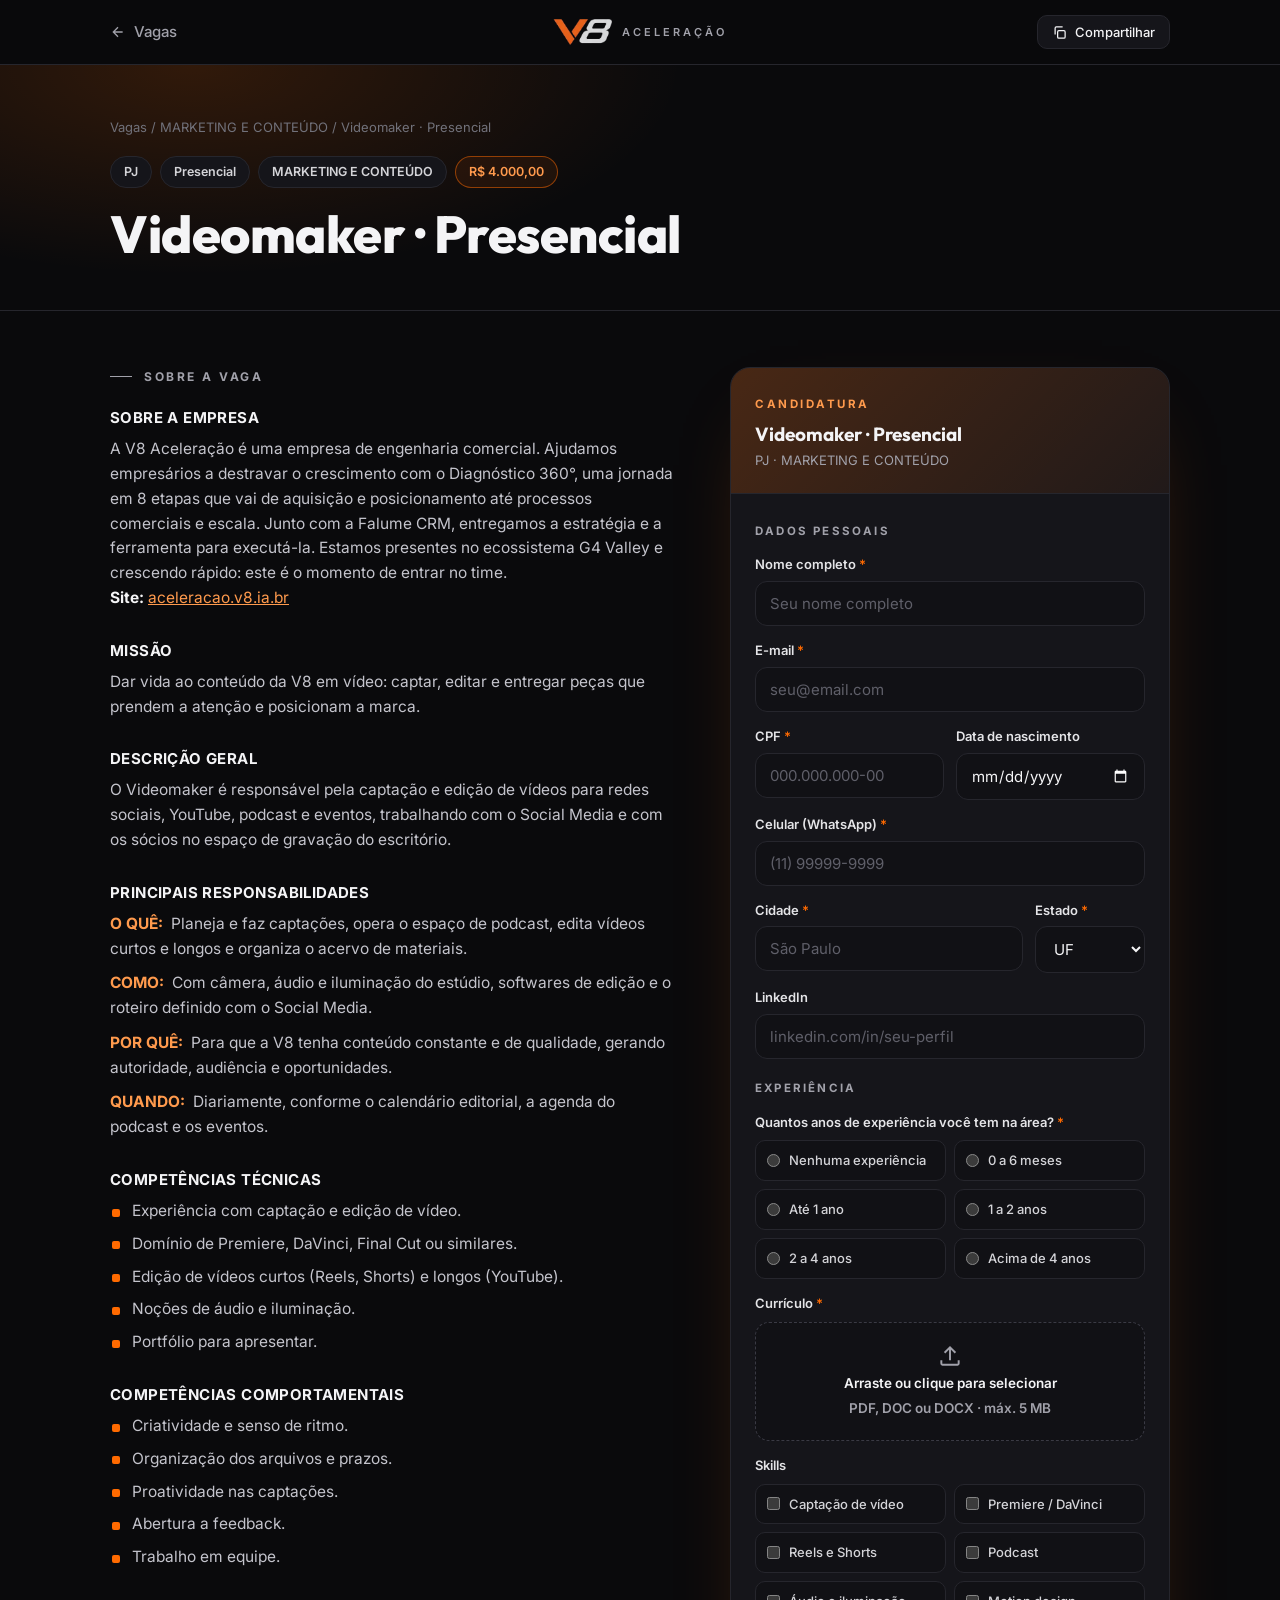
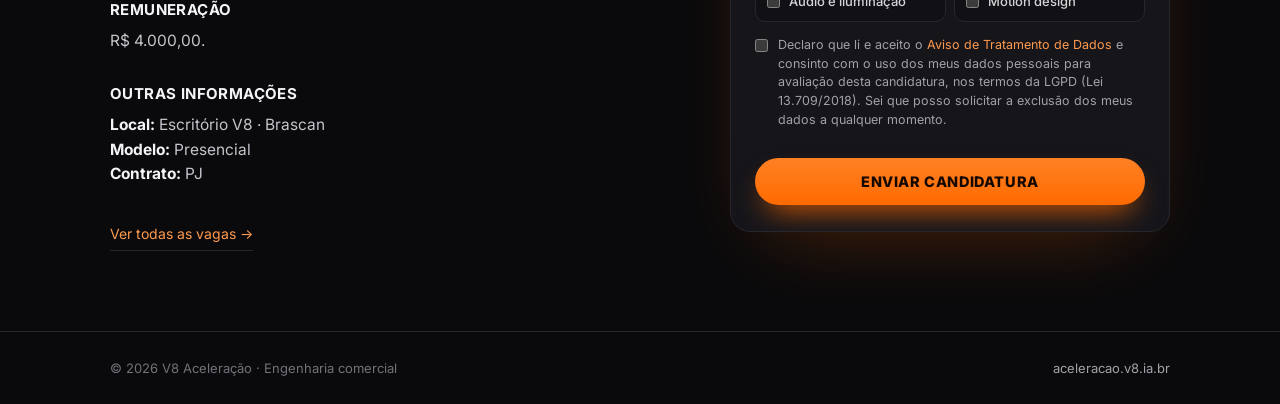
<file: videomaker/index.html>
<!doctype html>
<html lang="pt-BR">
<head>
<meta charset="utf-8">
<meta name="viewport" content="width=device-width,initial-scale=1">
<title>Videomaker · Presencial · Vagas V8</title>
<meta name="description" content="Grave e edite os vídeos, o podcast e os eventos da V8.">
<meta property="og:type" content="website">
<meta property="og:title" content="Videomaker · Presencial · Vagas V8">
<meta property="og:description" content="Grave e edite os vídeos, o podcast e os eventos da V8.">
<meta property="og:url" content="https://vagas.v8.ia.br/videomaker/">
<meta property="og:image" content="https://vagas.v8.ia.br/assets/time-v8-og.jpg">
<meta name="twitter:card" content="summary_large_image">
<link rel="canonical" href="https://vagas.v8.ia.br/videomaker/">
<meta name="theme-color" content="#0a0a0c">
<link rel="icon" href="/assets/v8-logo.png">
<link rel="preconnect" href="https://fonts.googleapis.com"><link rel="preconnect" href="https://fonts.gstatic.com" crossorigin>
<link href="https://fonts.googleapis.com/css2?family=Outfit:wght@500;600;700;800&family=Inter:wght@400;500;600;700&display=swap" rel="stylesheet">
<link rel="stylesheet" href="/assets/vagas.css">
</head>
<body>
<header class="top"><div class="wrap">
  <a class="back" href="/" id="back"><svg width="16" height="16" viewBox="0 0 24 24" fill="none" stroke="currentColor" stroke-width="2"><path d="M19 12H5M12 19l-7-7 7-7"/></svg>Vagas</a>
  <a class="brand" href="https://aceleracao.v8.ia.br/"><img src="/assets/v8-logo.png" alt="V8"><span>ACELERAÇÃO</span></a>
  <button class="share" id="share" type="button"><svg width="15" height="15" viewBox="0 0 24 24" fill="none" stroke="currentColor" stroke-width="2"><rect x="9" y="9" width="12" height="12" rx="2"/><path d="M5 15V5a2 2 0 0 1 2-2h10"/></svg><span>Compartilhar</span></button>
</div></header>

<div id="app"></div>

<footer><div class="wrap"><span>© <span id="yr"></span> V8 Aceleração · Engenharia comercial</span><a href="https://aceleracao.v8.ia.br/">aceleracao.v8.ia.br</a></div></footer>

<div class="modal" id="lgpdModal" role="dialog" aria-modal="true"><div>
  <h3>Aviso de tratamento de dados</h3>
  <p>A V8 Aceleração usa os dados informados neste formulário (nome, e-mail, CPF, data de nascimento, celular, cidade, estado, experiência, habilidades e currículo) exclusivamente para avaliar sua candidatura e entrar em contato sobre o processo seletivo.</p>
  <p>Os dados ficam armazenados em ambiente seguro, com acesso restrito ao time responsável pela seleção, e não são compartilhados com terceiros.</p>
  <p>Você pode pedir acesso, correção ou exclusão dos seus dados a qualquer momento, nos termos da LGPD (Lei 13.709/2018).</p>
  <button type="button" id="lgpdClose">Entendi</button>
</div></div>
<div class="toast" id="toast"></div>

<script>window.VAGA_SLUG = "videomaker"</script>
<script src="/assets/vagas-data.js"></script>
<script src="/assets/vagas.js"></script>
</body>
</html>
</file>
<file: assets/vagas.css>
:root{color-scheme:dark;--bg:#0a0a0c;--bg2:#111115;--card:#15151a;--line:#26262d;--tx:#f4f4f6;--mu:#a1a1aa;--fa:#71717a;--or:#ff6a00;--or2:#ff9a4d;--err:#f87171;--ok:#34d399}
*{box-sizing:border-box;margin:0;padding:0}
html{scroll-behavior:smooth}
body{background:var(--bg);color:var(--tx);font:16px/1.6 Inter,system-ui,sans-serif;-webkit-font-smoothing:antialiased}
a{color:inherit}
.wrap{max-width:1100px;margin:0 auto;padding:0 20px}

header.top{position:sticky;top:0;z-index:20;background:rgba(10,10,12,.85);backdrop-filter:blur(12px);border-bottom:1px solid var(--line)}
header.top .wrap{display:grid;grid-template-columns:1fr auto 1fr;align-items:center;height:64px}
.back{display:inline-flex;gap:8px;align-items:center;text-decoration:none;color:var(--mu);font-size:15px;font-weight:500}
.back:hover{color:var(--tx)}
.brand{display:flex;align-items:center;gap:10px;text-decoration:none}
.brand img{height:26px}
.brand span{font:600 11px Inter;letter-spacing:3px;color:var(--mu)}
.share{justify-self:end;display:inline-flex;gap:8px;align-items:center;background:var(--card);border:1px solid var(--line);color:var(--tx);border-radius:10px;padding:8px 14px;font:500 13px Inter;cursor:pointer}
.share:hover{border-color:var(--or)}
.hero{border-bottom:1px solid var(--line);background:radial-gradient(700px 300px at 15% 0%,rgba(255,106,0,.16),transparent 70%)}
.hero .wrap{padding-top:52px;padding-bottom:48px}
.crumb{font-size:13px;color:var(--fa);margin-bottom:18px}
.crumb a{text-decoration:none}.crumb a:hover{color:var(--tx)}
.chips{display:flex;flex-wrap:wrap;gap:8px;margin-bottom:18px}
.chip{border:1px solid var(--line);background:var(--card);border-radius:999px;padding:5px 13px;font-size:12.5px;font-weight:600;color:#d4d4d8}
.chip.o{border-color:rgba(255,106,0,.5);color:var(--or2);background:rgba(255,106,0,.08)}
h1{font:800 clamp(32px,5vw,52px)/1.08 Outfit,sans-serif;letter-spacing:-.5px;max-width:760px}
h1 em{font-style:normal;color:var(--or)}
.main .wrap{display:grid;grid-template-columns:1fr 440px;gap:56px;padding-top:56px;padding-bottom:80px;align-items:start}
.eyebrow{display:flex;align-items:center;gap:12px;font-size:12px;font-weight:700;letter-spacing:2.5px;text-transform:uppercase;color:var(--mu);margin-bottom:22px}
.eyebrow:before{content:"";width:22px;height:1px;background:var(--mu)}
.desc h3{font:700 15px Inter;letter-spacing:.4px;text-transform:uppercase;color:var(--tx);margin:30px 0 10px}
.desc h3:first-of-type{margin-top:0}
.desc p,.desc li{color:#c4c4cc;font-size:15.5px}
.desc ul{list-style:none;display:grid;gap:8px}
.desc li{position:relative;padding-left:22px}
.desc li:before{content:"";position:absolute;left:2px;top:.62em;width:8px;height:8px;border-radius:2px;background:var(--or)}
.desc .w{display:grid;gap:10px}
.desc .w p b{color:var(--or2);font-weight:700;margin-right:4px}
.desc a{color:var(--or2)}
.more{display:inline-flex;margin-top:36px;gap:8px;align-items:center;color:var(--mu);font-size:14px;text-decoration:none;border-bottom:1px solid var(--line);padding-bottom:4px}
.more:hover{color:var(--tx)}
/* form */
.apply{position:sticky;top:88px;background:var(--card);border:1px solid var(--line);border-radius:20px;overflow:hidden;box-shadow:0 30px 80px -40px rgba(255,106,0,.35)}
.apply-h{padding:22px 24px;background:linear-gradient(135deg,rgba(255,106,0,.22),rgba(255,106,0,.05));border-bottom:1px solid var(--line)}
.apply-h small{font-size:11.5px;font-weight:700;letter-spacing:2.5px;color:var(--or2)}
.apply-h h2{font:700 19px/1.3 Outfit;margin:6px 0 4px}
.apply-h p{font-size:13px;color:var(--mu)}
form{padding:22px 24px 26px;display:grid;gap:14px}
.sec{font-size:11.5px;font-weight:700;letter-spacing:2.2px;text-transform:uppercase;color:var(--mu);margin-top:6px}
label.f{display:block;font-size:13px;font-weight:600;color:#e4e4e7}
label.f>input,label.f>select{margin-top:6px}
label.f>.opts,label.f>.drop{margin-top:8px}
label.f i{color:var(--or);font-style:normal}
input[type=text],input[type=email],input[type=tel],input[type=date],input[type=url],select{width:100%;background:var(--bg2);border:1px solid var(--line);border-radius:12px;color:var(--tx);font:15px Inter;padding:12px 14px;outline:none;transition:border-color .15s}
input:focus,select:focus{border-color:var(--or)}
input::placeholder{color:#5f5f69}
.row{display:grid;grid-template-columns:1fr 1fr;gap:12px}
.row.c{grid-template-columns:1fr 110px}
.opts{display:grid;grid-template-columns:1fr 1fr;gap:8px}
.opt{display:flex;align-items:center;gap:9px;background:var(--bg2);border:1px solid var(--line);border-radius:10px;padding:9px 11px;font-size:13px;font-weight:500;color:#d4d4d8;cursor:pointer}
.opt:has(input:checked){border-color:var(--or);background:rgba(255,106,0,.1);color:var(--tx)}
.opt input{accent-color:var(--or)}
.drop{display:grid;place-items:center;text-align:center;gap:4px;border:1.5px dashed #3a3a44;border-radius:14px;padding:20px;cursor:pointer;background:var(--bg2);font-size:13.5px;color:var(--mu)}
.drop b{color:var(--tx);font-weight:600}
.drop.on{border-color:var(--or);background:rgba(255,106,0,.07)}
.drop.has b{color:var(--or2)}
.drop input{display:none}
.lgpd{display:flex;align-items:flex-start;gap:10px;font-size:12.5px;line-height:1.5;color:var(--mu);cursor:pointer}
.lgpd input{margin-top:3px;accent-color:var(--or);flex-shrink:0}
.lgpd a{color:var(--or2);cursor:pointer}
.err{font-size:12.5px;color:var(--err);min-height:0}
button.go{background:linear-gradient(180deg,#ff8124,var(--or));color:#140800;border:0;border-radius:999px;padding:15px;font:800 14.5px Inter;letter-spacing:.6px;text-transform:uppercase;cursor:pointer;box-shadow:0 14px 30px -12px var(--or)}
button.go:disabled{opacity:.6;cursor:wait}
.done{padding:40px 26px;text-align:center;display:none}
.done .ic{width:58px;height:58px;border-radius:50%;background:rgba(52,211,153,.12);display:grid;place-items:center;margin:0 auto 14px;color:var(--ok)}
.done h3{font:700 22px Outfit;margin-bottom:6px}
.done p{color:var(--mu);font-size:14.5px}
.lead{max-width:640px;color:#c4c4cc;font-size:17px;margin-top:16px}
.main .wrap.one{display:block}
.wrap.one>*{max-width:960px}
.lhead{display:flex;justify-content:space-between;align-items:center;gap:16px;margin-bottom:18px;flex-wrap:wrap}
.lhead h2{font:700 22px Outfit}.lhead h2 span{color:var(--mu);font:500 15px Inter}
.search{display:flex;align-items:center;gap:8px;background:var(--card);border:1px solid var(--line);border-radius:12px;padding:0 12px;color:var(--mu);width:280px;max-width:100%}
.search:focus-within{border-color:var(--or)}
.search input{background:none;border:0;outline:none;color:var(--tx);font:14px Inter;padding:11px 0;width:100%}
.filters{display:flex;gap:8px;flex-wrap:wrap;margin-bottom:20px}
.flt{background:var(--card);border:1px solid var(--line);color:#d4d4d8;border-radius:999px;padding:8px 15px;font:600 12.5px Inter;letter-spacing:.3px;cursor:pointer}
.flt:hover{border-color:#44444d}
.flt.on{border-color:var(--or);color:#140800;background:var(--or)}
.list{display:grid;gap:10px}
.vrow{display:grid;grid-template-columns:auto 1fr auto;gap:18px;align-items:center;background:var(--card);border:1px solid var(--line);border-radius:16px;padding:18px 22px;text-decoration:none;transition:border-color .15s,transform .15s}
.vrow:hover{border-color:var(--or);transform:translateY(-1px)}
.vrow:hover .arr{color:var(--or);transform:translateX(3px)}
.ico{width:42px;height:42px;border-radius:12px;display:grid;place-items:center;background:rgba(255,106,0,.1);border:1px solid rgba(255,106,0,.3);color:var(--or2)}
.vt{display:flex;align-items:center;gap:8px;flex-wrap:wrap}
.vt h3{font:700 17px/1.3 Outfit;margin-right:4px}
.tag{font-size:11px;font-weight:600;border:1px solid var(--line);background:var(--bg2);border-radius:6px;padding:2px 7px;color:#d4d4d8}
.vm{font-size:12.5px;color:var(--mu);margin-top:4px;letter-spacing:.3px}.vm i{font-style:normal;margin:0 4px}.vm b{color:var(--or2);font-weight:600}
.vb p{font-size:13.5px;color:#8b8b95;margin-top:4px}
.arr{color:var(--mu);transition:transform .15s,color .15s}
.empty{display:none;text-align:center;color:var(--mu);padding:30px 0}
.talent{margin-top:28px;border:1px dashed #3a3a44;border-radius:18px;padding:22px 26px}
.talent h3{font:700 18px Outfit;margin-bottom:4px}.talent p{color:var(--mu);font-size:14.5px}.talent a{color:var(--or2)}
@media(max-width:640px){.vrow{grid-template-columns:1fr auto;padding:16px}.ico{display:none}.search{width:100%}}
.modal{position:fixed;inset:0;background:rgba(0,0,0,.7);display:none;place-items:center;padding:20px;z-index:50}
.modal.on{display:grid}
.modal div{max-width:560px;background:var(--card);border:1px solid var(--line);border-radius:18px;padding:26px;font-size:14px;color:#c4c4cc;max-height:85vh;overflow:auto}
.modal h3{font:700 19px Outfit;color:var(--tx);margin-bottom:12px}
.modal p{margin-bottom:10px}
.modal button{margin-top:6px;background:var(--or);border:0;border-radius:10px;padding:10px 18px;font-weight:700;cursor:pointer}
footer{border-top:1px solid var(--line);padding:26px 0;font-size:13px;color:var(--fa)}
footer .wrap{display:flex;justify-content:space-between;gap:12px;flex-wrap:wrap}
footer a{text-decoration:none;color:var(--mu)}
.toast{position:fixed;left:50%;bottom:24px;transform:translateX(-50%);background:#222;border:1px solid var(--line);padding:10px 16px;border-radius:10px;font-size:13.5px;opacity:0;transition:opacity .2s;pointer-events:none}
.toast.on{opacity:1}
@media(max-width:900px){.main .wrap{grid-template-columns:1fr;gap:40px;padding-top:40px}.apply{position:static}}
@media(max-width:520px){.brand span{display:none}.share span{display:none}.row,.opts{grid-template-columns:1fr}.row.c{grid-template-columns:1fr 96px}form,.apply-h{padding-left:18px;padding-right:18px}}
.banner{background:#0a0604;border-bottom:1px solid var(--line)}
.banner img{display:block;width:100%;height:auto;aspect-ratio:2000/667;object-fit:cover}
.intro .wrap{display:flex;align-items:flex-end;justify-content:space-between;gap:40px;padding-top:40px;padding-bottom:40px}
.intro .lead{max-width:720px}
.intro-tx .chip{display:inline-block;margin-bottom:16px}
.intro h1{font-size:clamp(34px,3.6vw,52px)}
.cta-list{flex-shrink:0;display:inline-flex;align-items:center;gap:10px;margin-top:26px;background:linear-gradient(180deg,#ff8124,var(--or));color:#140800;text-decoration:none;font:800 14px Inter;letter-spacing:.6px;text-transform:uppercase;padding:14px 22px;border-radius:999px;box-shadow:0 14px 30px -12px var(--or)}
.cta-list:hover{filter:brightness(1.08)}
#vagas{scroll-margin-top:64px}
@media(max-width:900px){.banner img{aspect-ratio:960/667}.intro .wrap{display:block;padding-top:28px}}
</file>
